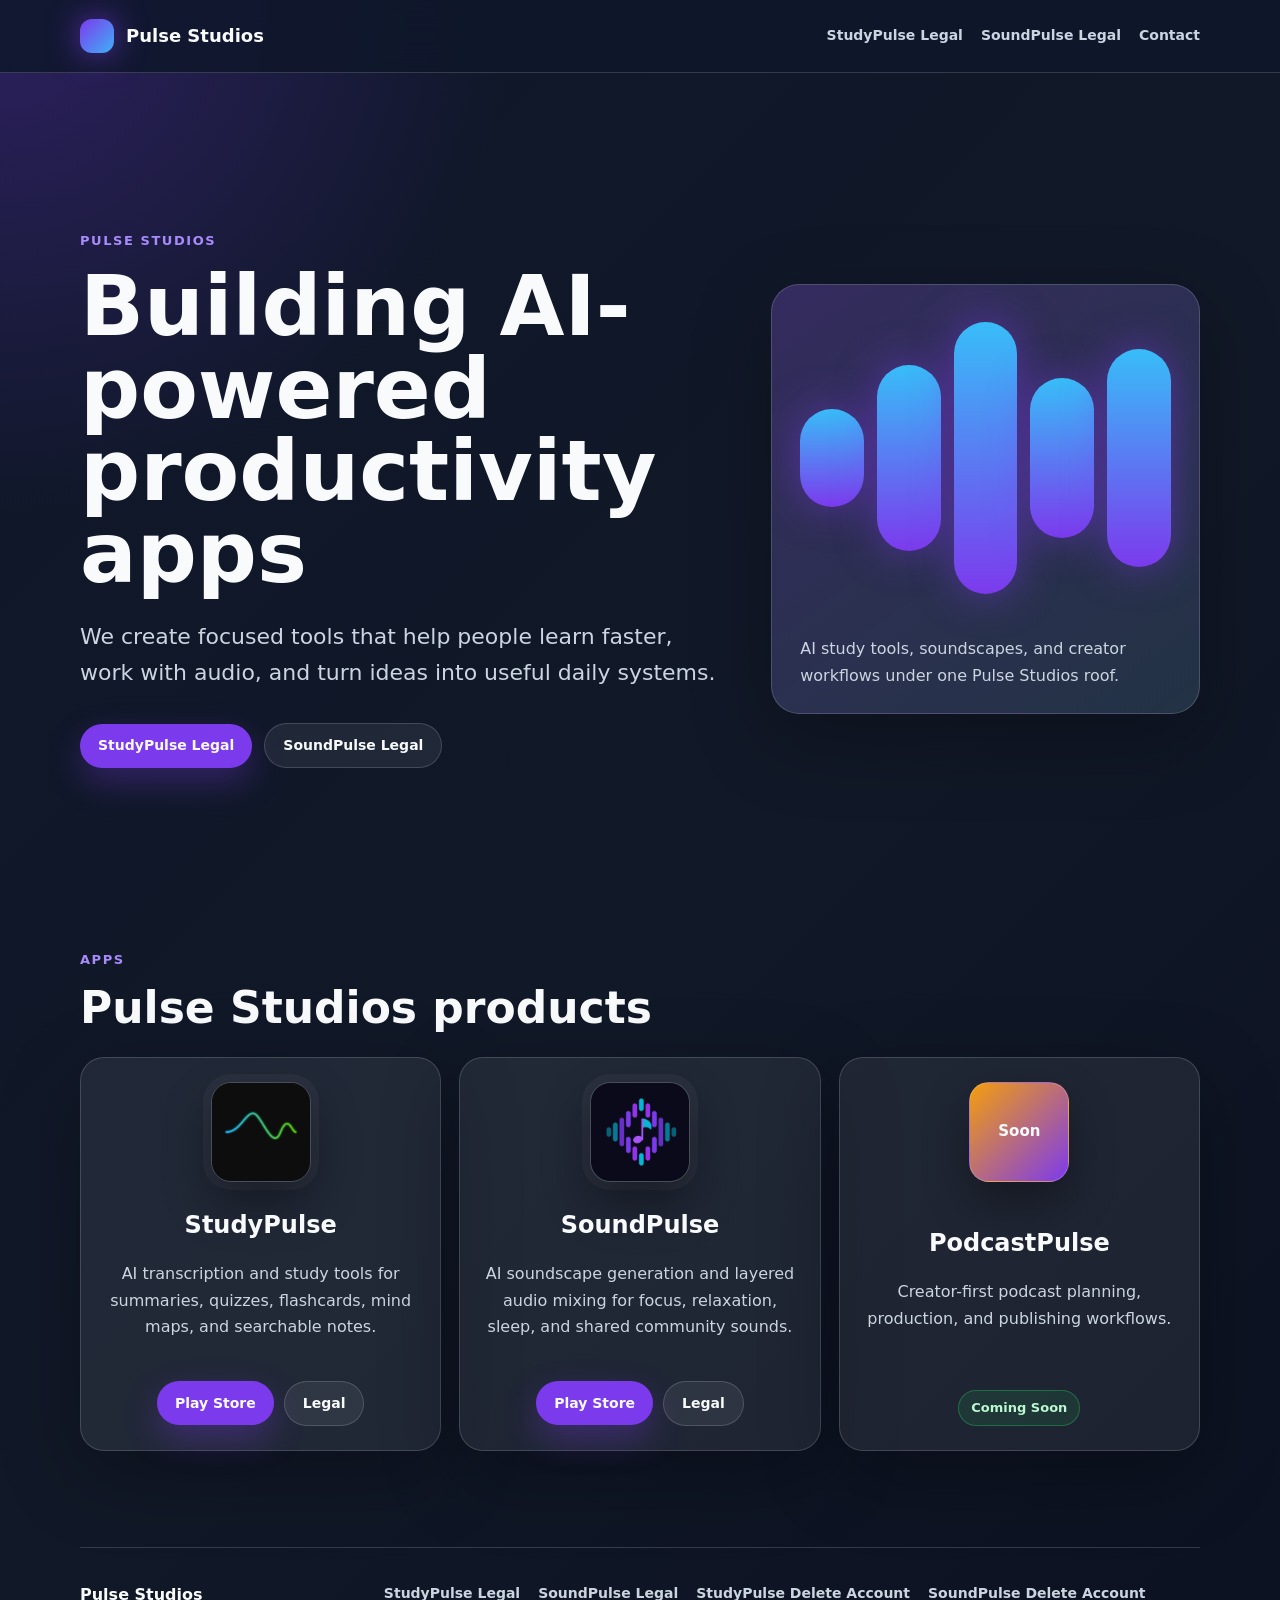
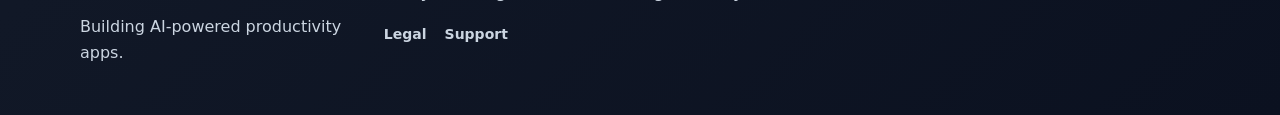
<file: index.html>
<!DOCTYPE html>
<html lang="en">
<head>
  <meta charset="UTF-8">
  <meta name="viewport" content="width=device-width, initial-scale=1.0">
  <title>Pulse Studios</title>
  <meta name="description" content="Pulse Studios builds AI-powered productivity apps including StudyPulse and SoundPulse.">
  <link rel="stylesheet" href="styles.css">
</head>
<body>
  <header class="site-header">
    <nav class="site-nav" aria-label="Main navigation">
      <a class="brand" href="index.html" aria-label="Pulse Studios home">
        <span class="brand-mark" aria-hidden="true"></span>
        <span>Pulse Studios</span>
      </a>
      <div class="nav-links">
        <a href="studypulse-legal.html">StudyPulse Legal</a>
        <a href="soundpulse-legal.html">SoundPulse Legal</a>
        <a href="mailto:support@pulsestudios.app">Contact</a>
      </div>
    </nav>
  </header>

  <main>
    <section class="hero landing-hero">
      <div class="hero-content">
        <p class="eyebrow">Pulse Studios</p>
        <h1>Building AI-powered productivity apps</h1>
        <p class="hero-copy">
          We create focused tools that help people learn faster, work with audio, and turn ideas into useful daily systems.
        </p>
        <div class="hero-actions">
          <a class="button primary" href="studypulse-legal.html">StudyPulse Legal</a>
          <a class="button secondary" href="soundpulse-legal.html">SoundPulse Legal</a>
        </div>
      </div>
      <div class="hero-panel" aria-label="Pulse Studios app suite">
        <div class="pulse-lines" aria-hidden="true">
          <span></span>
          <span></span>
          <span></span>
          <span></span>
          <span></span>
        </div>
        <p>AI study tools, soundscapes, and creator workflows under one Pulse Studios roof.</p>
      </div>
    </section>

    <section class="section">
      <div class="section-heading">
        <p class="eyebrow">Apps</p>
        <h2>Pulse Studios products</h2>
      </div>

      <div class="app-grid">
        <article class="app-card">
          <img class="app-logo" src="images/studypulse-logo.png" alt="StudyPulse" width="100" height="100" loading="lazy">
          <div>
            <h3>StudyPulse</h3>
            <p>AI transcription and study tools for summaries, quizzes, flashcards, mind maps, and searchable notes.</p>
          </div>
          <div class="card-actions">
            <a class="button primary" href="https://play.google.com/store/apps/details?id=com.studypulseapp.android">Play Store</a>
            <a class="button ghost" href="studypulse-legal.html">Legal</a>
          </div>
        </article>

        <article class="app-card">
          <img class="app-logo" src="images/soundpulse-logo.png" alt="SoundPulse" width="100" height="100" loading="lazy">
          <div>
            <h3>SoundPulse</h3>
            <p>AI soundscape generation and layered audio mixing for focus, relaxation, sleep, and shared community sounds.</p>
          </div>
          <div class="card-actions">
            <a class="button primary" href="https://play.google.com/store/apps/details?id=com.soundpulseapp.android">Play Store</a>
            <a class="button ghost" href="soundpulse-legal.html">Legal</a>
          </div>
        </article>

        <article class="app-card coming-soon">
          <div class="app-icon podcast">Soon</div>
          <div>
            <h3>PodcastPulse</h3>
            <p>Creator-first podcast planning, production, and publishing workflows.</p>
          </div>
          <div class="card-actions">
            <span class="status-pill">Coming Soon</span>
          </div>
        </article>
      </div>
    </section>
  </main>

  <footer class="footer">
    <div>
      <strong>Pulse Studios</strong>
      <p>Building AI-powered productivity apps.</p>
    </div>
    <div class="footer-links">
      <a href="studypulse-legal.html">StudyPulse Legal</a>
      <a href="soundpulse-legal.html">SoundPulse Legal</a>
      <a href="studypulse/delete-account/">StudyPulse Delete Account</a>
      <a href="soundpulse/delete-account/">SoundPulse Delete Account</a>
      <a href="mailto:legal@pulsestudios.app">Legal</a>
      <a href="mailto:support@pulsestudios.app">Support</a>
    </div>
  </footer>
</body>
</html>
</file>
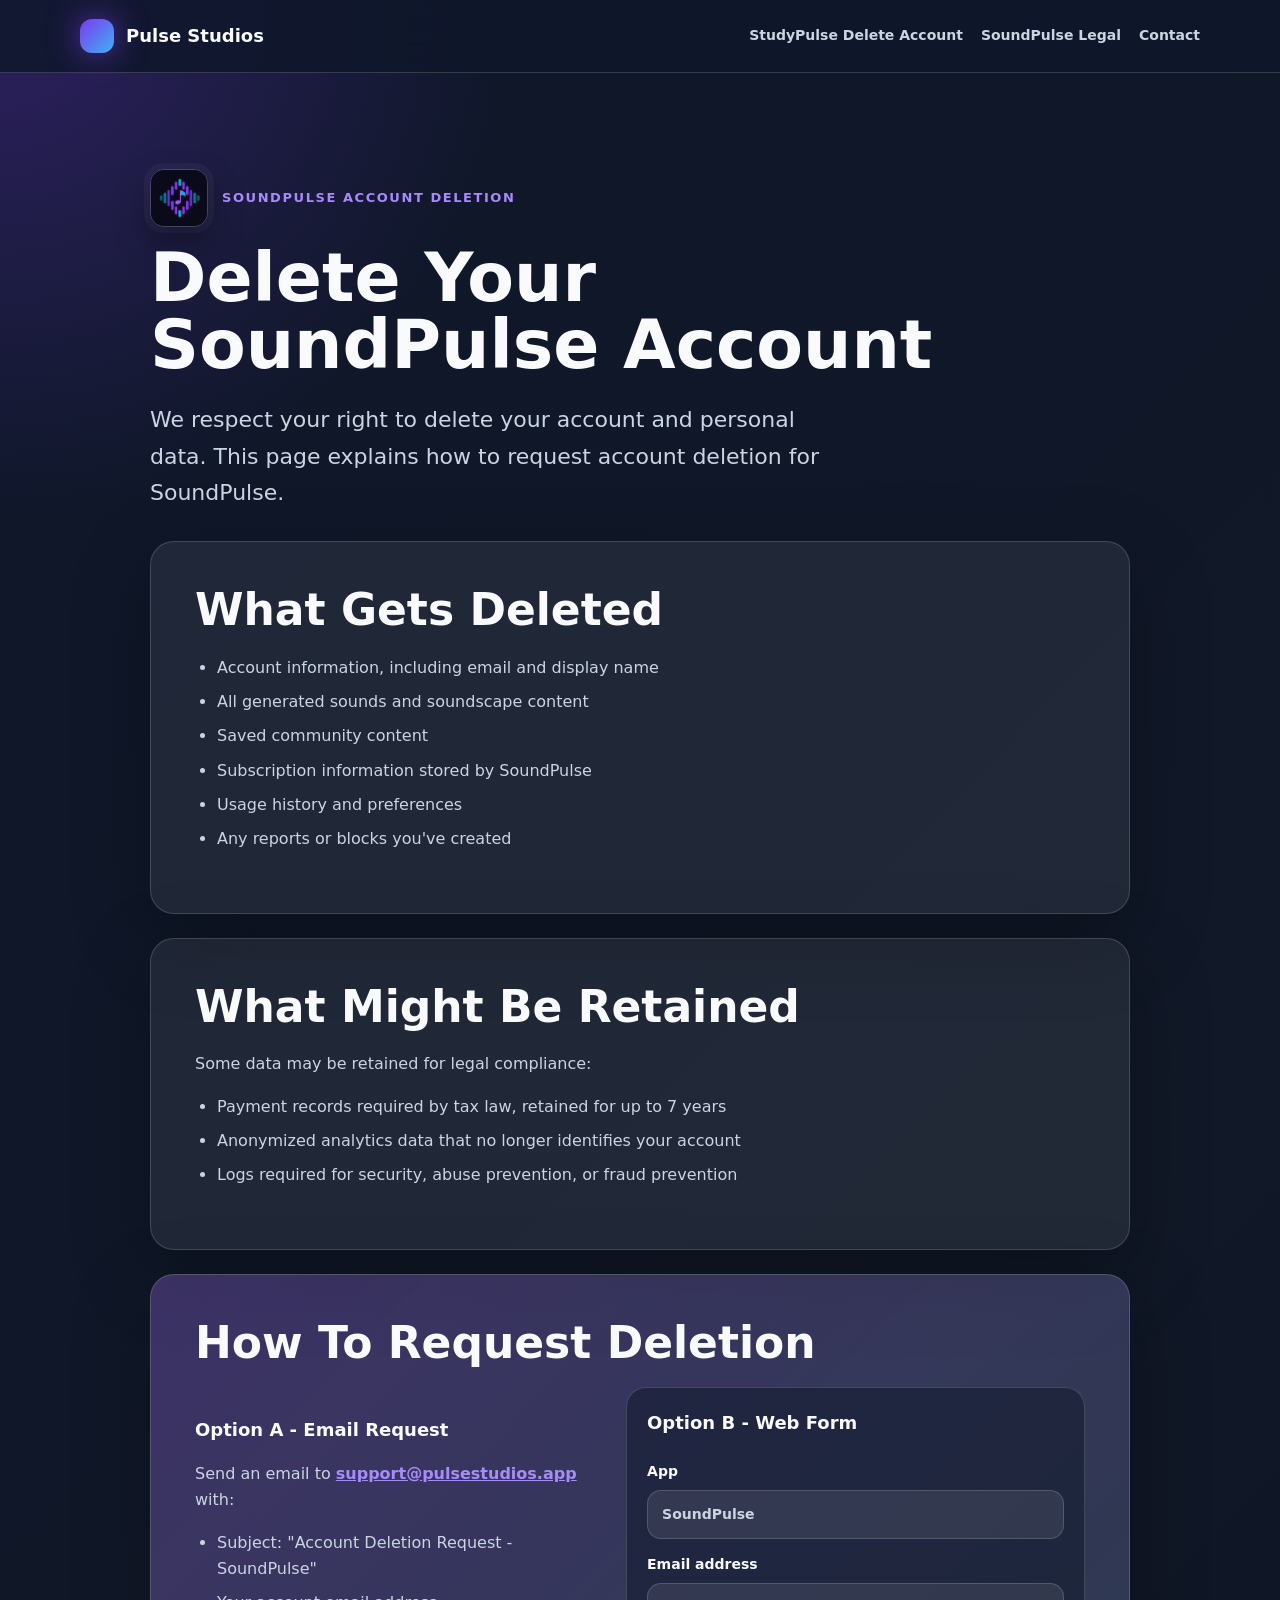
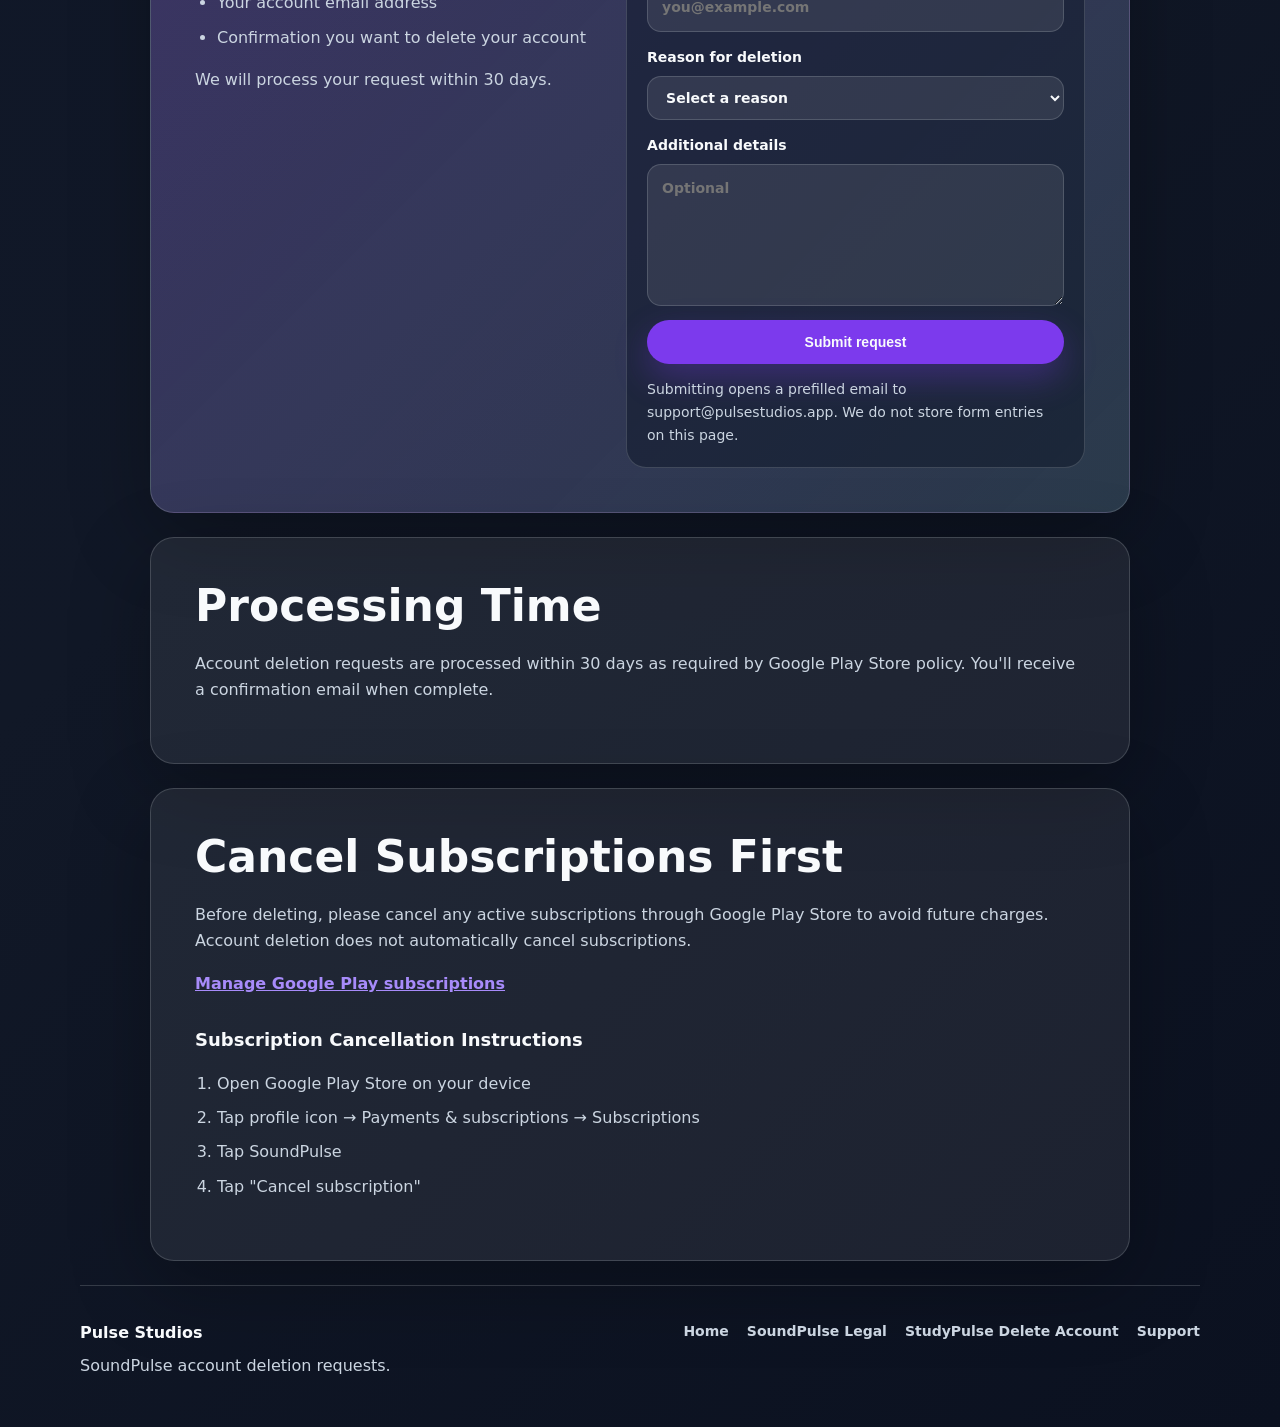
<file: soundpulse/delete-account/index.html>
<!DOCTYPE html>
<html lang="en">
<head>
  <meta charset="UTF-8">
  <meta name="viewport" content="width=device-width, initial-scale=1.0">
  <title>Delete Account - SoundPulse | Pulse Studios</title>
  <meta name="description" content="Request account and data deletion for SoundPulse">
  <link rel="stylesheet" href="../../styles.css">
</head>
<body>
  <header class="site-header">
    <nav class="site-nav" aria-label="Main navigation">
      <a class="brand" href="../../index.html" aria-label="Pulse Studios home">
        <span class="brand-mark" aria-hidden="true"></span>
        <span>Pulse Studios</span>
      </a>
      <div class="nav-links">
        <a href="../../studypulse/delete-account/">StudyPulse Delete Account</a>
        <a href="../../soundpulse-legal.html">SoundPulse Legal</a>
        <a href="mailto:support@pulsestudios.app">Contact</a>
      </div>
    </nav>
  </header>

  <main class="legal-main deletion-main">
    <section class="hero legal-hero">
      <div class="legal-app-heading">
        <img class="legal-app-logo" src="../../images/soundpulse-logo.png" alt="SoundPulse logo" width="58" height="58">
        <p class="eyebrow">SoundPulse account deletion</p>
      </div>
      <h1>Delete Your SoundPulse Account</h1>
      <p class="hero-copy">
        We respect your right to delete your account and personal data. This page explains how to request account
        deletion for SoundPulse.
      </p>
    </section>

    <section class="legal-section">
      <h2>What Gets Deleted</h2>
      <ul>
        <li>Account information, including email and display name</li>
        <li>All generated sounds and soundscape content</li>
        <li>Saved community content</li>
        <li>Subscription information stored by SoundPulse</li>
        <li>Usage history and preferences</li>
        <li>Any reports or blocks you've created</li>
      </ul>
    </section>

    <section class="legal-section">
      <h2>What Might Be Retained</h2>
      <p>Some data may be retained for legal compliance:</p>
      <ul>
        <li>Payment records required by tax law, retained for up to 7 years</li>
        <li>Anonymized analytics data that no longer identifies your account</li>
        <li>Logs required for security, abuse prevention, or fraud prevention</li>
      </ul>
    </section>

    <section class="legal-section contact-section">
      <h2>How To Request Deletion</h2>
      <div class="request-grid">
        <div>
          <h3>Option A - Email Request</h3>
          <p>Send an email to <a href="mailto:support@pulsestudios.app">support@pulsestudios.app</a> with:</p>
          <ul>
            <li>Subject: "Account Deletion Request - SoundPulse"</li>
            <li>Your account email address</li>
            <li>Confirmation you want to delete your account</li>
          </ul>
          <p>We will process your request within 30 days.</p>
        </div>

        <form class="request-form" id="deletion-request-form" data-app-name="SoundPulse" data-subject="Account Deletion Request - SoundPulse">
          <h3>Option B - Web Form</h3>
          <label>
            App
            <input type="text" name="app" value="SoundPulse" readonly>
          </label>
          <label>
            Email address
            <input type="email" name="email" autocomplete="email" required placeholder="you@example.com">
          </label>
          <label>
            Reason for deletion
            <select name="reason">
              <option value="">Select a reason</option>
              <option>Not using the app anymore</option>
              <option>Privacy concerns</option>
              <option>Switching to another service</option>
              <option>Other</option>
            </select>
          </label>
          <label>
            Additional details
            <textarea name="details" rows="5" placeholder="Optional"></textarea>
          </label>
          <button class="button primary" type="submit">Submit request</button>
          <p class="form-note">
            Submitting opens a prefilled email to support@pulsestudios.app. We do not store form entries on this page.
          </p>
          <p class="form-confirmation" id="form-confirmation" role="status" aria-live="polite" hidden>
            Request received. We'll process within 30 days and send confirmation to your email.
          </p>
        </form>
      </div>
    </section>

    <section class="legal-section">
      <h2>Processing Time</h2>
      <p>
        Account deletion requests are processed within 30 days as required by Google Play Store policy. You'll receive
        a confirmation email when complete.
      </p>
    </section>

    <section class="legal-section">
      <h2>Cancel Subscriptions First</h2>
      <p>
        Before deleting, please cancel any active subscriptions through Google Play Store to avoid future charges.
        Account deletion does not automatically cancel subscriptions.
      </p>
      <p>
        <a href="https://play.google.com/store/account/subscriptions" rel="noopener">Manage Google Play subscriptions</a>
      </p>

      <h3>Subscription Cancellation Instructions</h3>
      <ol>
        <li>Open Google Play Store on your device</li>
        <li>Tap profile icon &rarr; Payments &amp; subscriptions &rarr; Subscriptions</li>
        <li>Tap SoundPulse</li>
        <li>Tap "Cancel subscription"</li>
      </ol>
    </section>
  </main>

  <footer class="footer">
    <div>
      <strong>Pulse Studios</strong>
      <p>SoundPulse account deletion requests.</p>
    </div>
    <div class="footer-links">
      <a href="../../index.html">Home</a>
      <a href="../../soundpulse-legal.html">SoundPulse Legal</a>
      <a href="../../studypulse/delete-account/">StudyPulse Delete Account</a>
      <a href="mailto:support@pulsestudios.app">Support</a>
    </div>
  </footer>

  <script>
    (function () {
      var form = document.getElementById("deletion-request-form");
      var confirmation = document.getElementById("form-confirmation");
      if (!form || !confirmation) return;

      form.addEventListener("submit", function (event) {
        event.preventDefault();
        var data = new FormData(form);
        var appName = form.getAttribute("data-app-name") || "SoundPulse";
        var subject = form.getAttribute("data-subject") || "Account Deletion Request - SoundPulse";
        var email = String(data.get("email") || "").trim();
        var reason = String(data.get("reason") || "Not provided").trim() || "Not provided";
        var details = String(data.get("details") || "Not provided").trim() || "Not provided";
        var body = [
          "App: " + appName,
          "Account email: " + email,
          "Reason: " + reason,
          "Additional details: " + details,
          "",
          "I confirm that I want to delete my " + appName + " account and associated personal data."
        ].join("\n");

        confirmation.hidden = false;
        window.location.href = "mailto:support@pulsestudios.app?subject=" + encodeURIComponent(subject) + "&body=" + encodeURIComponent(body);
      });
    })();
  </script>
</body>
</html>
</file>
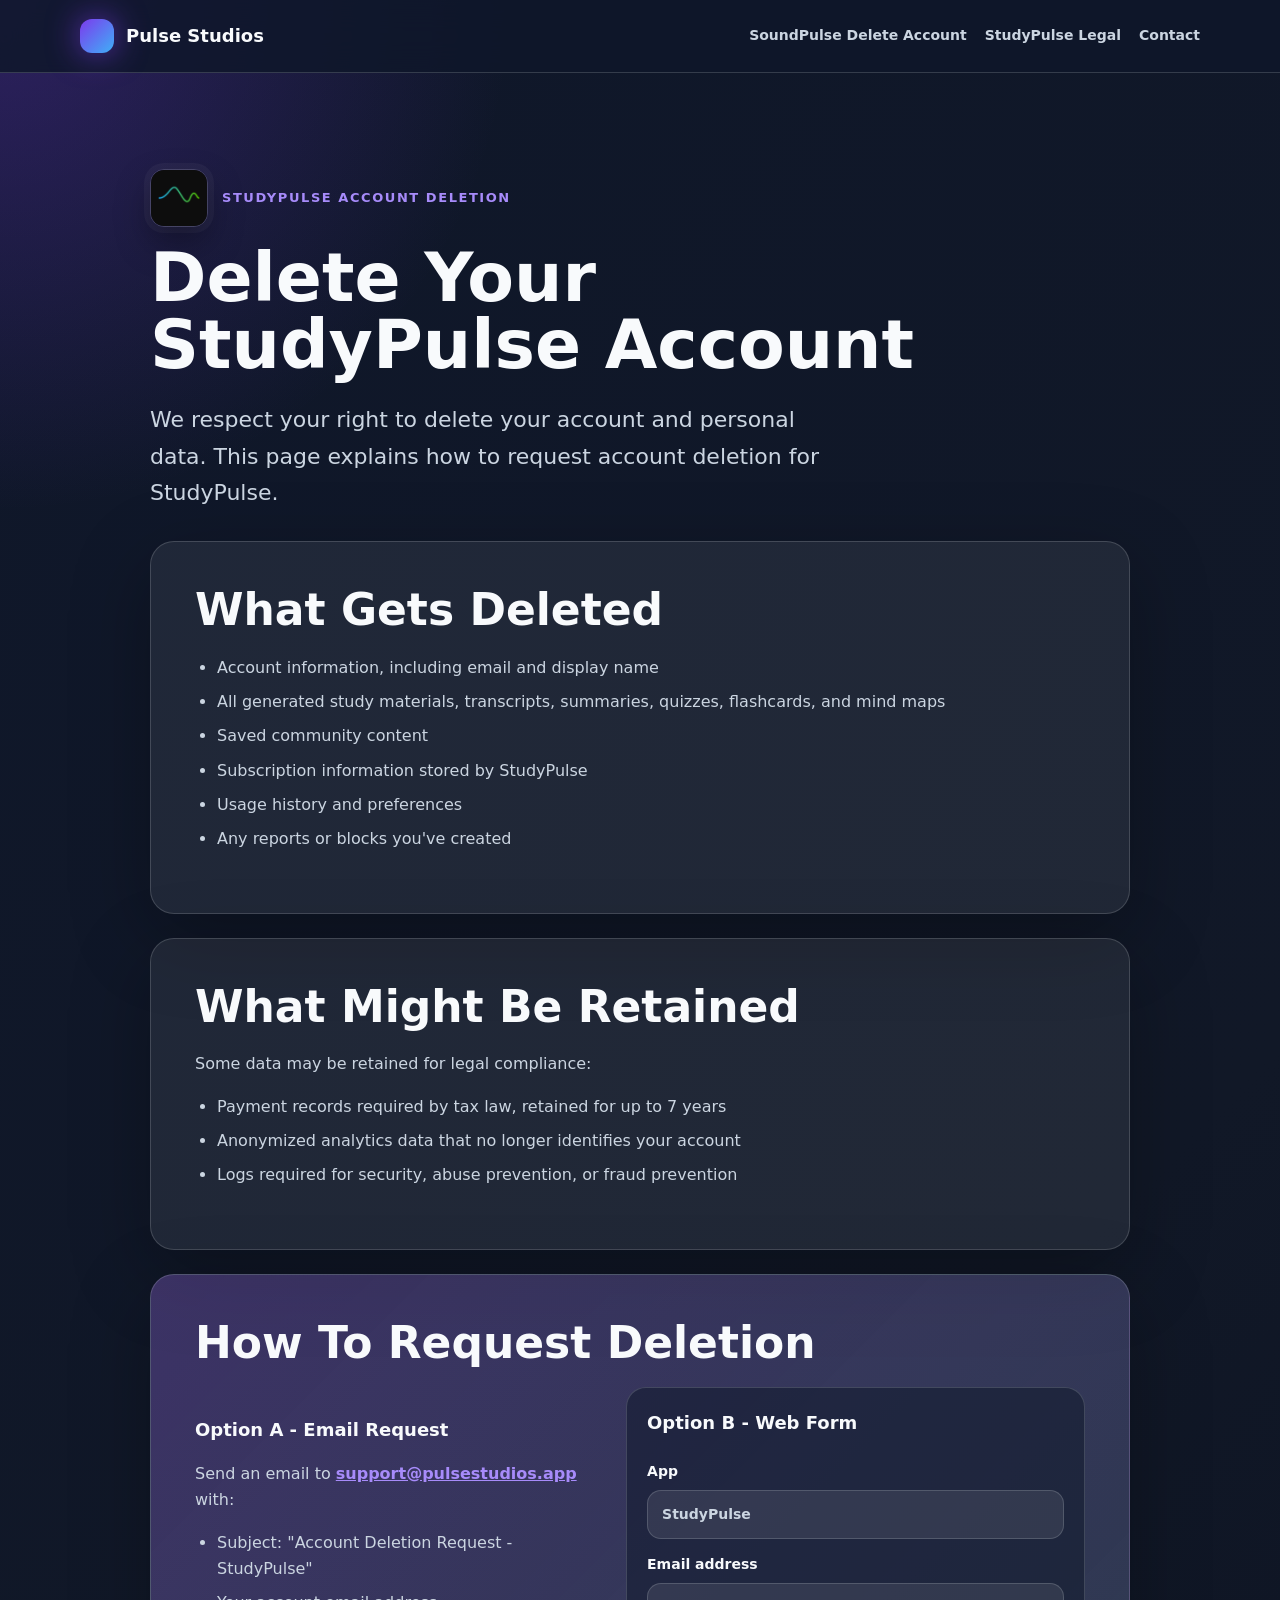
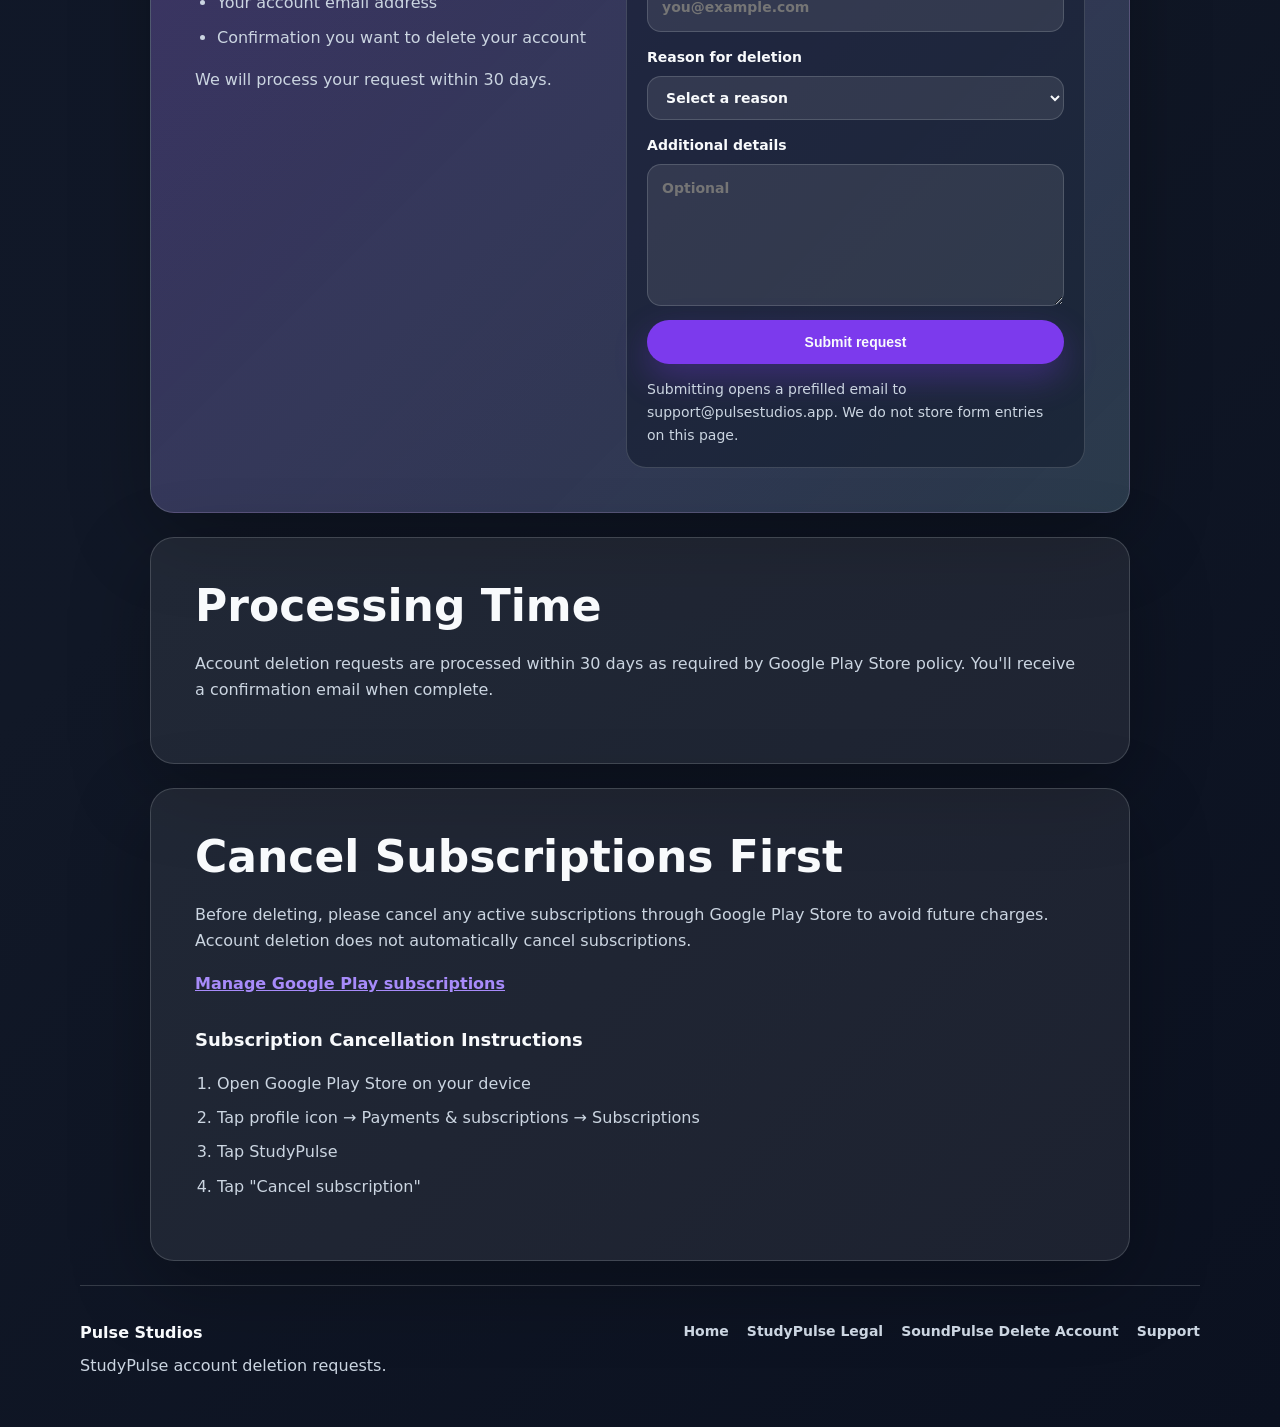
<file: studypulse/delete-account/index.html>
<!DOCTYPE html>
<html lang="en">
<head>
  <meta charset="UTF-8">
  <meta name="viewport" content="width=device-width, initial-scale=1.0">
  <title>Delete Account - StudyPulse | Pulse Studios</title>
  <meta name="description" content="Request account and data deletion for StudyPulse">
  <link rel="stylesheet" href="../../styles.css">
</head>
<body>
  <header class="site-header">
    <nav class="site-nav" aria-label="Main navigation">
      <a class="brand" href="../../index.html" aria-label="Pulse Studios home">
        <span class="brand-mark" aria-hidden="true"></span>
        <span>Pulse Studios</span>
      </a>
      <div class="nav-links">
        <a href="../../soundpulse/delete-account/">SoundPulse Delete Account</a>
        <a href="../../studypulse-legal.html">StudyPulse Legal</a>
        <a href="mailto:support@pulsestudios.app">Contact</a>
      </div>
    </nav>
  </header>

  <main class="legal-main deletion-main">
    <section class="hero legal-hero">
      <div class="legal-app-heading">
        <img class="legal-app-logo" src="../../images/studypulse-logo.png" alt="StudyPulse logo" width="58" height="58">
        <p class="eyebrow">StudyPulse account deletion</p>
      </div>
      <h1>Delete Your StudyPulse Account</h1>
      <p class="hero-copy">
        We respect your right to delete your account and personal data. This page explains how to request account
        deletion for StudyPulse.
      </p>
    </section>

    <section class="legal-section">
      <h2>What Gets Deleted</h2>
      <ul>
        <li>Account information, including email and display name</li>
        <li>All generated study materials, transcripts, summaries, quizzes, flashcards, and mind maps</li>
        <li>Saved community content</li>
        <li>Subscription information stored by StudyPulse</li>
        <li>Usage history and preferences</li>
        <li>Any reports or blocks you've created</li>
      </ul>
    </section>

    <section class="legal-section">
      <h2>What Might Be Retained</h2>
      <p>Some data may be retained for legal compliance:</p>
      <ul>
        <li>Payment records required by tax law, retained for up to 7 years</li>
        <li>Anonymized analytics data that no longer identifies your account</li>
        <li>Logs required for security, abuse prevention, or fraud prevention</li>
      </ul>
    </section>

    <section class="legal-section contact-section">
      <h2>How To Request Deletion</h2>
      <div class="request-grid">
        <div>
          <h3>Option A - Email Request</h3>
          <p>Send an email to <a href="mailto:support@pulsestudios.app">support@pulsestudios.app</a> with:</p>
          <ul>
            <li>Subject: "Account Deletion Request - StudyPulse"</li>
            <li>Your account email address</li>
            <li>Confirmation you want to delete your account</li>
          </ul>
          <p>We will process your request within 30 days.</p>
        </div>

        <form class="request-form" id="deletion-request-form" data-app-name="StudyPulse" data-subject="Account Deletion Request - StudyPulse">
          <h3>Option B - Web Form</h3>
          <label>
            App
            <input type="text" name="app" value="StudyPulse" readonly>
          </label>
          <label>
            Email address
            <input type="email" name="email" autocomplete="email" required placeholder="you@example.com">
          </label>
          <label>
            Reason for deletion
            <select name="reason">
              <option value="">Select a reason</option>
              <option>Not using the app anymore</option>
              <option>Privacy concerns</option>
              <option>Switching to another service</option>
              <option>Other</option>
            </select>
          </label>
          <label>
            Additional details
            <textarea name="details" rows="5" placeholder="Optional"></textarea>
          </label>
          <button class="button primary" type="submit">Submit request</button>
          <p class="form-note">
            Submitting opens a prefilled email to support@pulsestudios.app. We do not store form entries on this page.
          </p>
          <p class="form-confirmation" id="form-confirmation" role="status" aria-live="polite" hidden>
            Request received. We'll process within 30 days and send confirmation to your email.
          </p>
        </form>
      </div>
    </section>

    <section class="legal-section">
      <h2>Processing Time</h2>
      <p>
        Account deletion requests are processed within 30 days as required by Google Play Store policy. You'll receive
        a confirmation email when complete.
      </p>
    </section>

    <section class="legal-section">
      <h2>Cancel Subscriptions First</h2>
      <p>
        Before deleting, please cancel any active subscriptions through Google Play Store to avoid future charges.
        Account deletion does not automatically cancel subscriptions.
      </p>
      <p>
        <a href="https://play.google.com/store/account/subscriptions" rel="noopener">Manage Google Play subscriptions</a>
      </p>

      <h3>Subscription Cancellation Instructions</h3>
      <ol>
        <li>Open Google Play Store on your device</li>
        <li>Tap profile icon &rarr; Payments &amp; subscriptions &rarr; Subscriptions</li>
        <li>Tap StudyPulse</li>
        <li>Tap "Cancel subscription"</li>
      </ol>
    </section>
  </main>

  <footer class="footer">
    <div>
      <strong>Pulse Studios</strong>
      <p>StudyPulse account deletion requests.</p>
    </div>
    <div class="footer-links">
      <a href="../../index.html">Home</a>
      <a href="../../studypulse-legal.html">StudyPulse Legal</a>
      <a href="../../soundpulse/delete-account/">SoundPulse Delete Account</a>
      <a href="mailto:support@pulsestudios.app">Support</a>
    </div>
  </footer>

  <script>
    (function () {
      var form = document.getElementById("deletion-request-form");
      var confirmation = document.getElementById("form-confirmation");
      if (!form || !confirmation) return;

      form.addEventListener("submit", function (event) {
        event.preventDefault();
        var data = new FormData(form);
        var appName = form.getAttribute("data-app-name") || "StudyPulse";
        var subject = form.getAttribute("data-subject") || "Account Deletion Request - StudyPulse";
        var email = String(data.get("email") || "").trim();
        var reason = String(data.get("reason") || "Not provided").trim() || "Not provided";
        var details = String(data.get("details") || "Not provided").trim() || "Not provided";
        var body = [
          "App: " + appName,
          "Account email: " + email,
          "Reason: " + reason,
          "Additional details: " + details,
          "",
          "I confirm that I want to delete my " + appName + " account and associated personal data."
        ].join("\n");

        confirmation.hidden = false;
        window.location.href = "mailto:support@pulsestudios.app?subject=" + encodeURIComponent(subject) + "&body=" + encodeURIComponent(body);
      });
    })();
  </script>
</body>
</html>
</file>
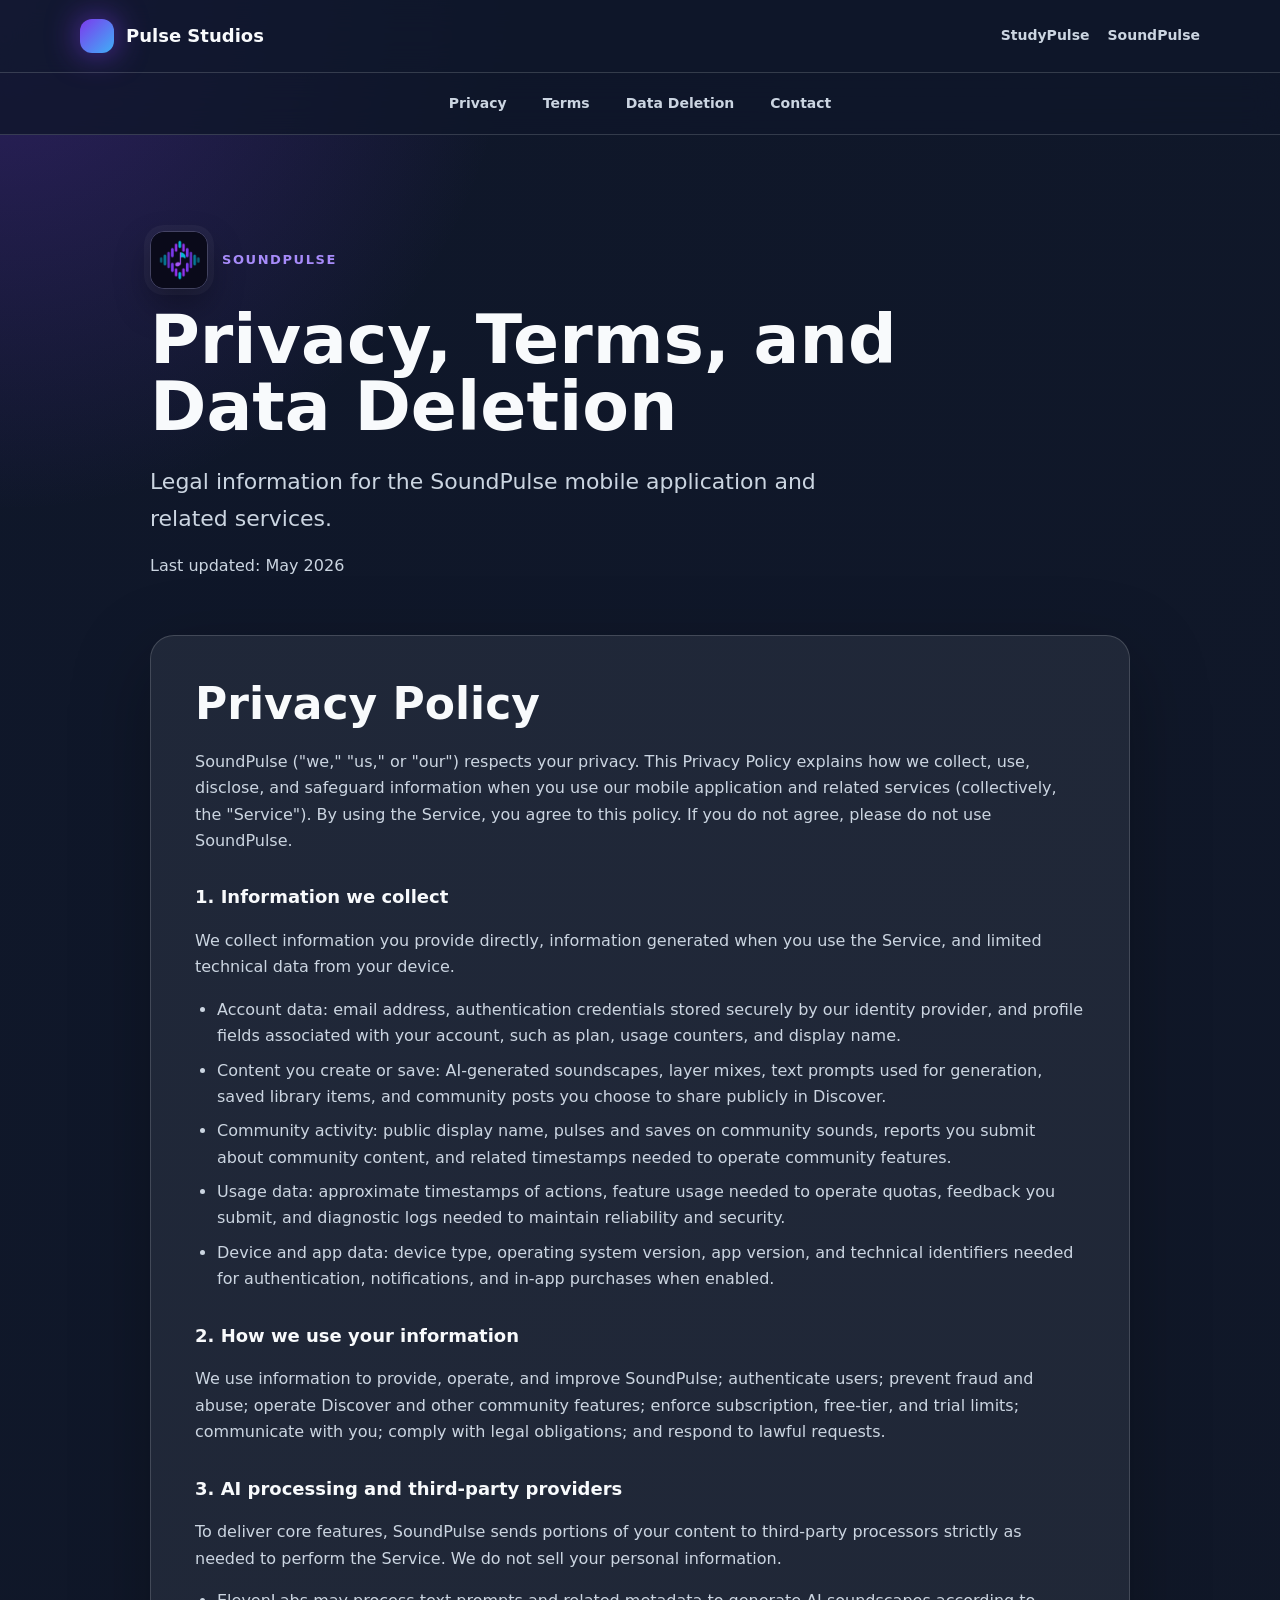
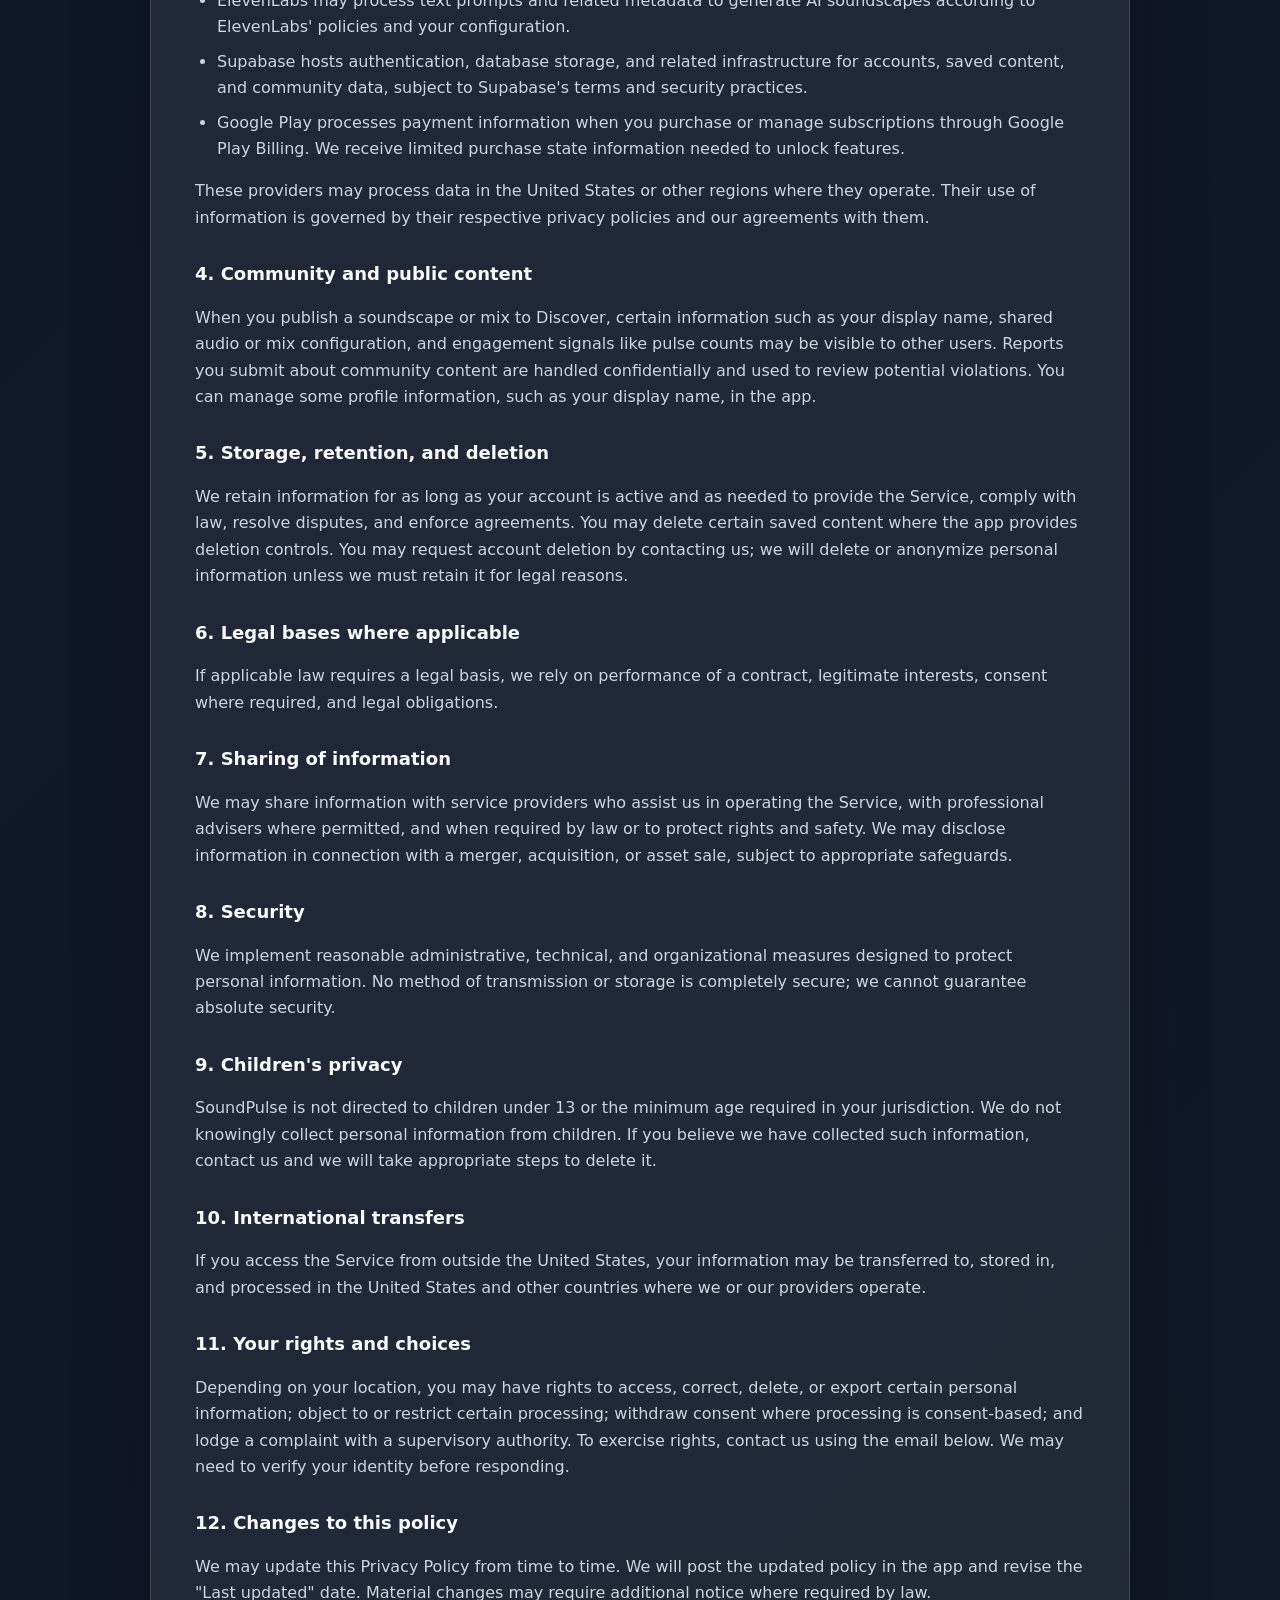
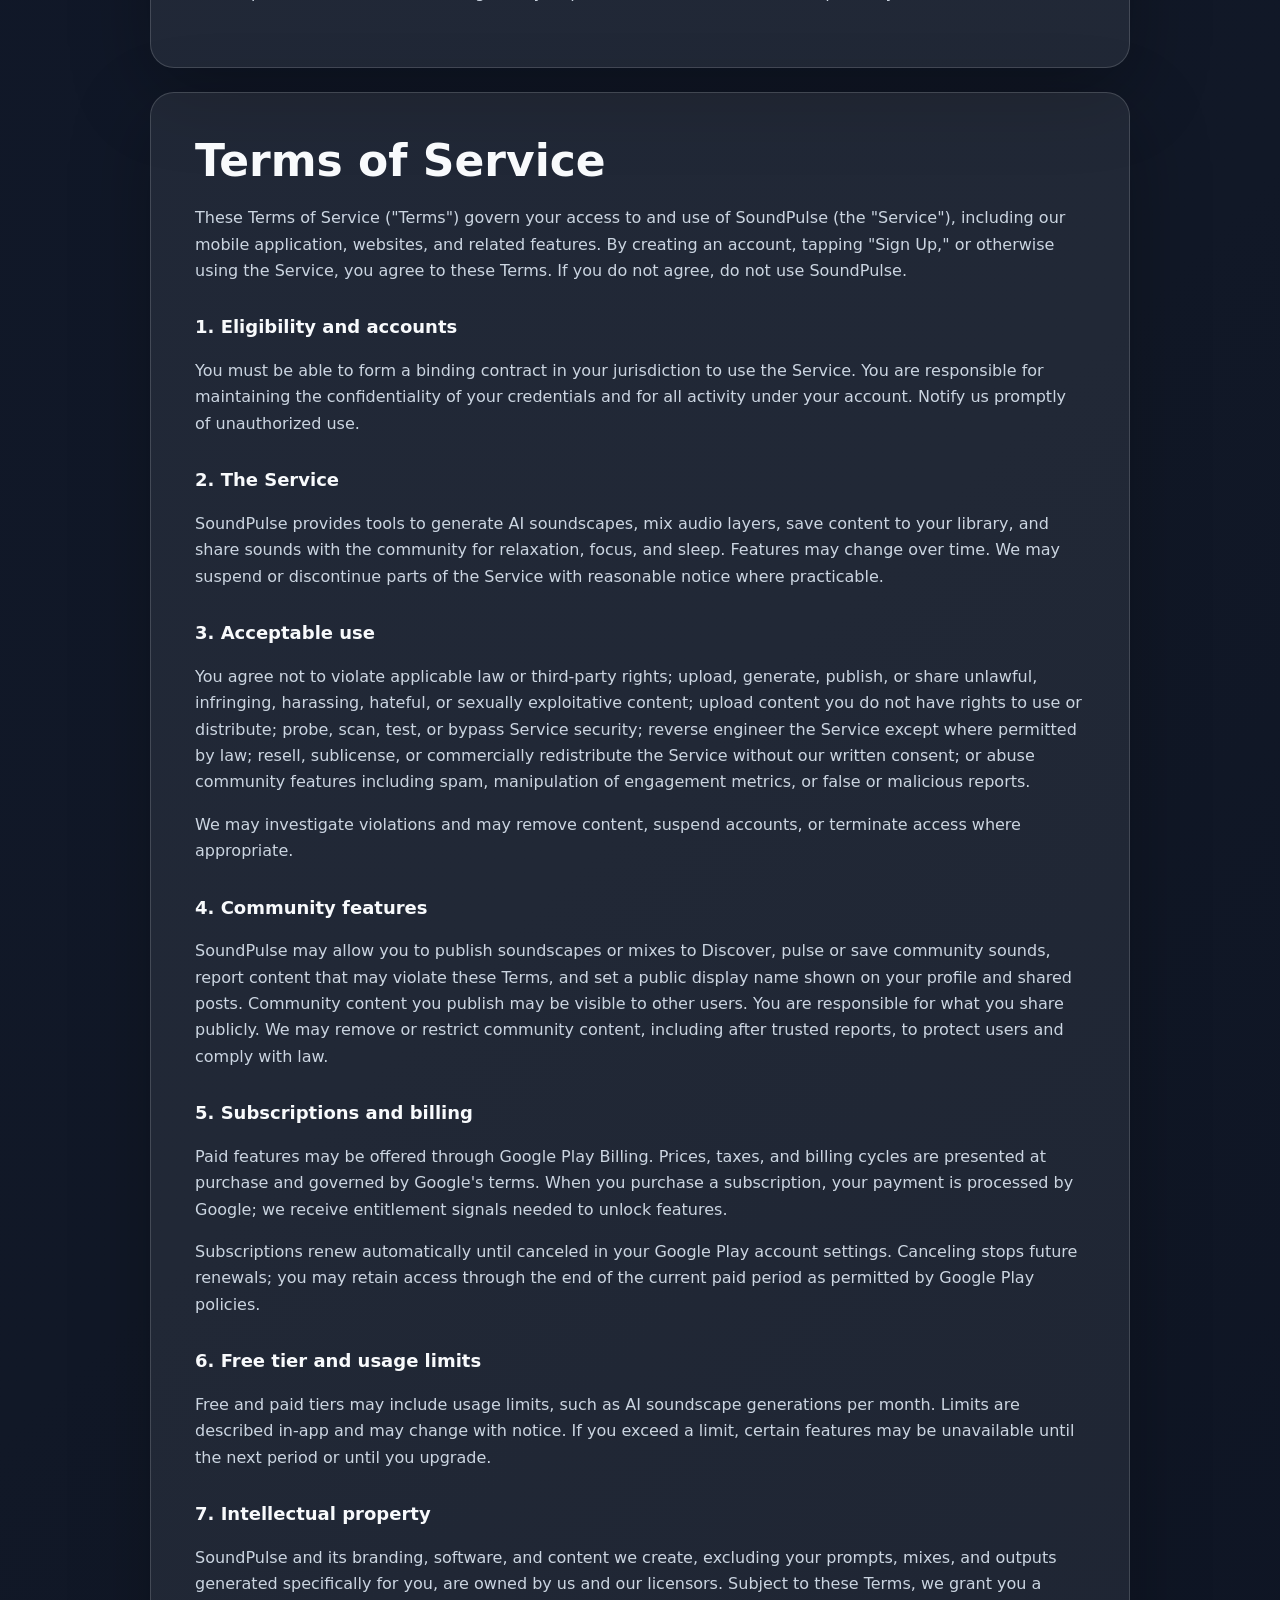
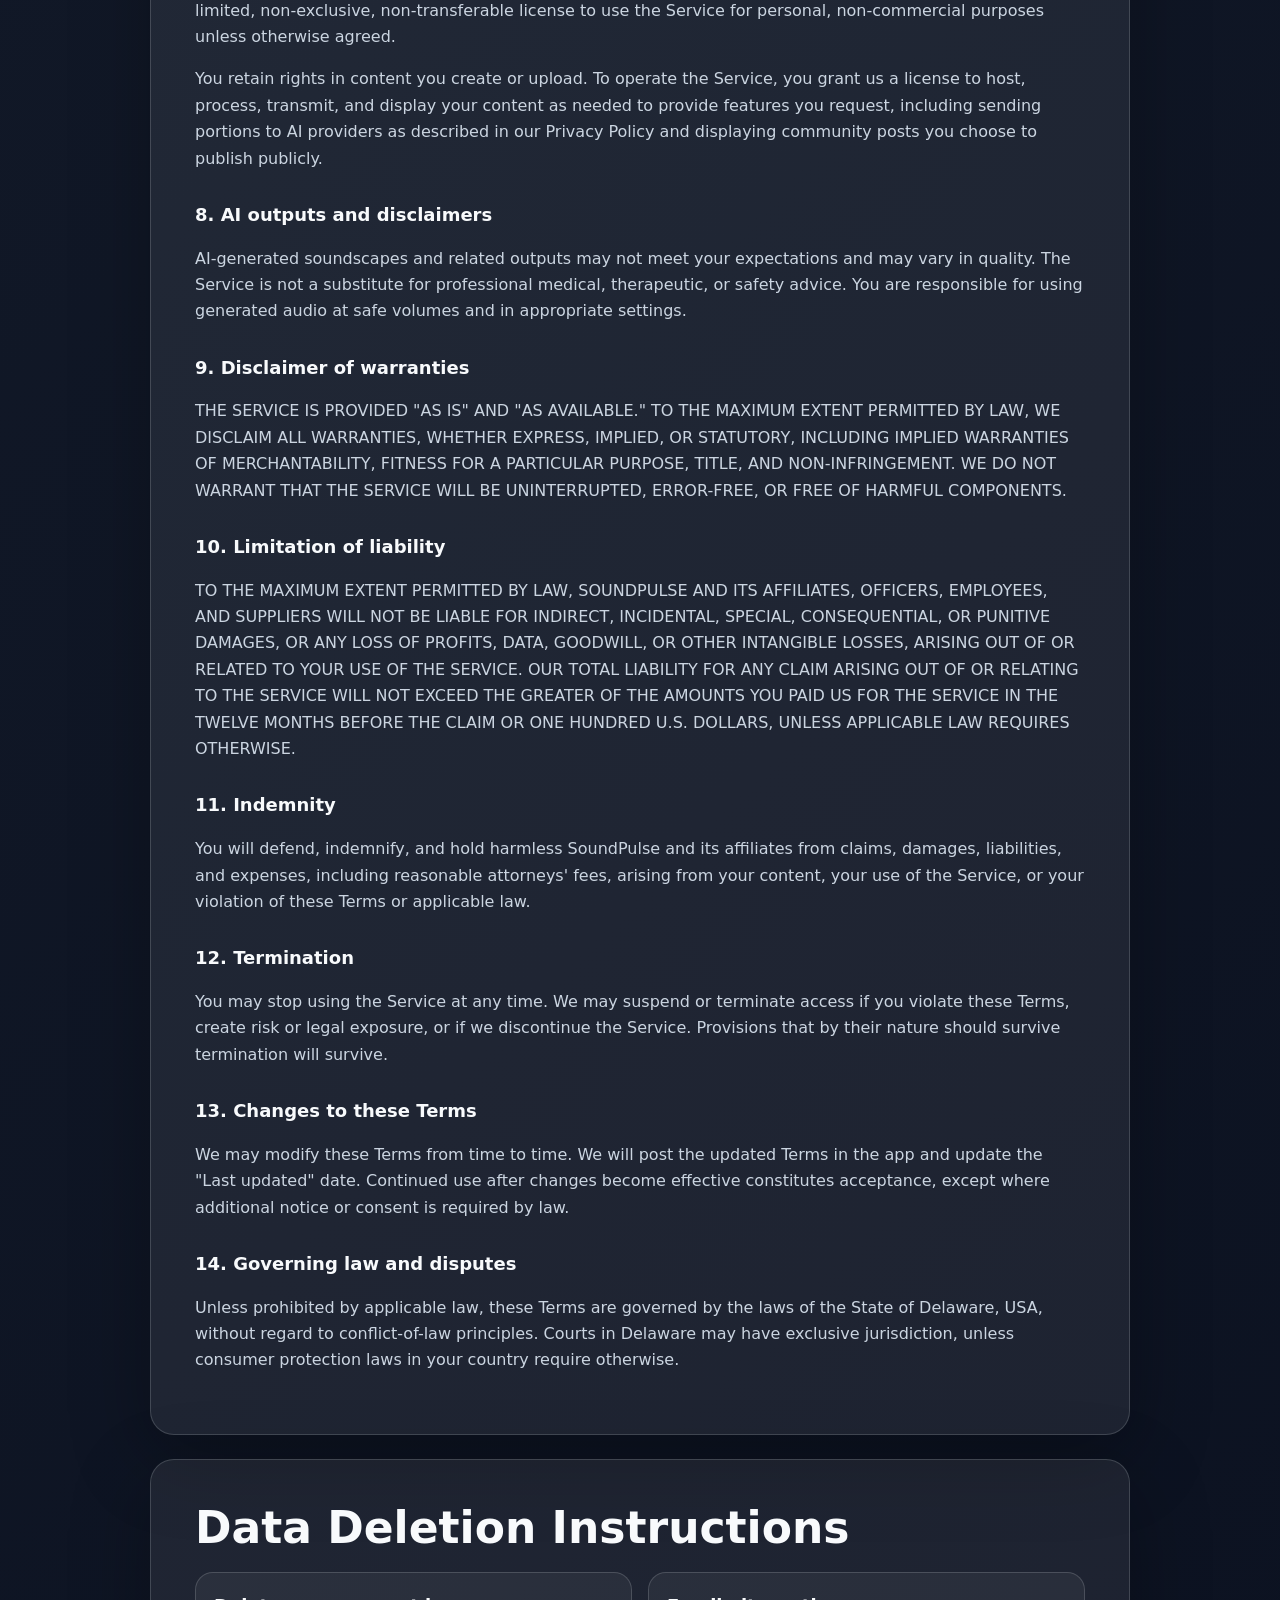
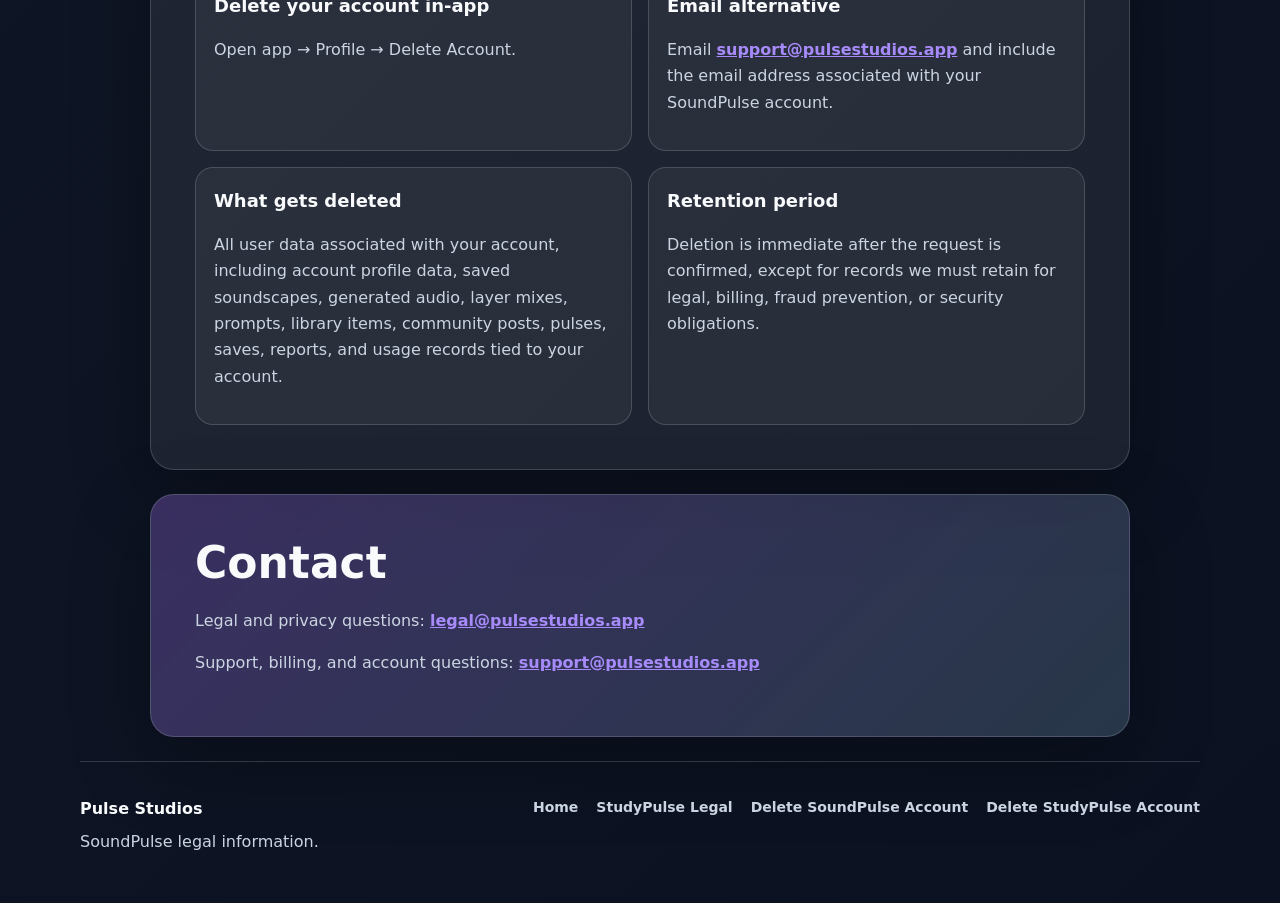
<file: soundpulse-legal.html>
<!DOCTYPE html>
<html lang="en">
<head>
  <meta charset="UTF-8">
  <meta name="viewport" content="width=device-width, initial-scale=1.0">
  <title>SoundPulse Legal | Pulse Studios</title>
  <meta name="description" content="SoundPulse privacy policy, terms of service, data deletion instructions, and contact information.">
  <link rel="stylesheet" href="styles.css">
</head>
<body>
  <header class="site-header">
    <nav class="site-nav" aria-label="Main navigation">
      <a class="brand" href="index.html" aria-label="Pulse Studios home">
        <span class="brand-mark" aria-hidden="true"></span>
        <span>Pulse Studios</span>
      </a>
      <div class="nav-links">
        <a href="studypulse-legal.html">StudyPulse</a>
        <a href="soundpulse-legal.html">SoundPulse</a>
      </div>
    </nav>
  </header>

  <nav class="section-nav" aria-label="SoundPulse legal sections">
    <a href="#privacy">Privacy</a>
    <a href="#terms">Terms</a>
    <a href="#data-deletion">Data Deletion</a>
    <a href="#contact">Contact</a>
  </nav>

  <main class="legal-main">
    <section class="hero legal-hero">
      <div class="legal-app-heading">
        <img class="legal-app-logo" src="images/soundpulse-logo.png" alt="SoundPulse logo" width="58" height="58">
        <p class="eyebrow">SoundPulse</p>
      </div>
      <h1>Privacy, Terms, and Data Deletion</h1>
      <p class="hero-copy">Legal information for the SoundPulse mobile application and related services.</p>
      <p class="muted">Last updated: May 2026</p>
    </section>

    <section class="legal-section" id="privacy">
      <h2>Privacy Policy</h2>
      <p>
        SoundPulse ("we," "us," or "our") respects your privacy. This Privacy Policy explains how we collect, use,
        disclose, and safeguard information when you use our mobile application and related services (collectively, the
        "Service"). By using the Service, you agree to this policy. If you do not agree, please do not use SoundPulse.
      </p>

      <h3>1. Information we collect</h3>
      <p>We collect information you provide directly, information generated when you use the Service, and limited technical data from your device.</p>
      <ul>
        <li>Account data: email address, authentication credentials stored securely by our identity provider, and profile fields associated with your account, such as plan, usage counters, and display name.</li>
        <li>Content you create or save: AI-generated soundscapes, layer mixes, text prompts used for generation, saved library items, and community posts you choose to share publicly in Discover.</li>
        <li>Community activity: public display name, pulses and saves on community sounds, reports you submit about community content, and related timestamps needed to operate community features.</li>
        <li>Usage data: approximate timestamps of actions, feature usage needed to operate quotas, feedback you submit, and diagnostic logs needed to maintain reliability and security.</li>
        <li>Device and app data: device type, operating system version, app version, and technical identifiers needed for authentication, notifications, and in-app purchases when enabled.</li>
      </ul>

      <h3>2. How we use your information</h3>
      <p>We use information to provide, operate, and improve SoundPulse; authenticate users; prevent fraud and abuse; operate Discover and other community features; enforce subscription, free-tier, and trial limits; communicate with you; comply with legal obligations; and respond to lawful requests.</p>

      <h3>3. AI processing and third-party providers</h3>
      <p>
        To deliver core features, SoundPulse sends portions of your content to third-party processors strictly as needed
        to perform the Service. We do not sell your personal information.
      </p>
      <ul>
        <li>ElevenLabs may process text prompts and related metadata to generate AI soundscapes according to ElevenLabs' policies and your configuration.</li>
        <li>Supabase hosts authentication, database storage, and related infrastructure for accounts, saved content, and community data, subject to Supabase's terms and security practices.</li>
        <li>Google Play processes payment information when you purchase or manage subscriptions through Google Play Billing. We receive limited purchase state information needed to unlock features.</li>
      </ul>
      <p>These providers may process data in the United States or other regions where they operate. Their use of information is governed by their respective privacy policies and our agreements with them.</p>

      <h3>4. Community and public content</h3>
      <p>When you publish a soundscape or mix to Discover, certain information such as your display name, shared audio or mix configuration, and engagement signals like pulse counts may be visible to other users. Reports you submit about community content are handled confidentially and used to review potential violations. You can manage some profile information, such as your display name, in the app.</p>

      <h3>5. Storage, retention, and deletion</h3>
      <p>
        We retain information for as long as your account is active and as needed to provide the Service, comply with
        law, resolve disputes, and enforce agreements. You may delete certain saved content where the app provides
        deletion controls. You may request account deletion by contacting us; we will delete or anonymize personal
        information unless we must retain it for legal reasons.
      </p>

      <h3>6. Legal bases where applicable</h3>
      <p>If applicable law requires a legal basis, we rely on performance of a contract, legitimate interests, consent where required, and legal obligations.</p>

      <h3>7. Sharing of information</h3>
      <p>We may share information with service providers who assist us in operating the Service, with professional advisers where permitted, and when required by law or to protect rights and safety. We may disclose information in connection with a merger, acquisition, or asset sale, subject to appropriate safeguards.</p>

      <h3>8. Security</h3>
      <p>We implement reasonable administrative, technical, and organizational measures designed to protect personal information. No method of transmission or storage is completely secure; we cannot guarantee absolute security.</p>

      <h3>9. Children's privacy</h3>
      <p>SoundPulse is not directed to children under 13 or the minimum age required in your jurisdiction. We do not knowingly collect personal information from children. If you believe we have collected such information, contact us and we will take appropriate steps to delete it.</p>

      <h3>10. International transfers</h3>
      <p>If you access the Service from outside the United States, your information may be transferred to, stored in, and processed in the United States and other countries where we or our providers operate.</p>

      <h3>11. Your rights and choices</h3>
      <p>Depending on your location, you may have rights to access, correct, delete, or export certain personal information; object to or restrict certain processing; withdraw consent where processing is consent-based; and lodge a complaint with a supervisory authority. To exercise rights, contact us using the email below. We may need to verify your identity before responding.</p>

      <h3>12. Changes to this policy</h3>
      <p>We may update this Privacy Policy from time to time. We will post the updated policy in the app and revise the "Last updated" date. Material changes may require additional notice where required by law.</p>
    </section>

    <section class="legal-section" id="terms">
      <h2>Terms of Service</h2>
      <p>
        These Terms of Service ("Terms") govern your access to and use of SoundPulse (the "Service"), including our
        mobile application, websites, and related features. By creating an account, tapping "Sign Up," or otherwise using
        the Service, you agree to these Terms. If you do not agree, do not use SoundPulse.
      </p>

      <h3>1. Eligibility and accounts</h3>
      <p>You must be able to form a binding contract in your jurisdiction to use the Service. You are responsible for maintaining the confidentiality of your credentials and for all activity under your account. Notify us promptly of unauthorized use.</p>

      <h3>2. The Service</h3>
      <p>SoundPulse provides tools to generate AI soundscapes, mix audio layers, save content to your library, and share sounds with the community for relaxation, focus, and sleep. Features may change over time. We may suspend or discontinue parts of the Service with reasonable notice where practicable.</p>

      <h3>3. Acceptable use</h3>
      <p>You agree not to violate applicable law or third-party rights; upload, generate, publish, or share unlawful, infringing, harassing, hateful, or sexually exploitative content; upload content you do not have rights to use or distribute; probe, scan, test, or bypass Service security; reverse engineer the Service except where permitted by law; resell, sublicense, or commercially redistribute the Service without our written consent; or abuse community features including spam, manipulation of engagement metrics, or false or malicious reports.</p>
      <p>We may investigate violations and may remove content, suspend accounts, or terminate access where appropriate.</p>

      <h3>4. Community features</h3>
      <p>SoundPulse may allow you to publish soundscapes or mixes to Discover, pulse or save community sounds, report content that may violate these Terms, and set a public display name shown on your profile and shared posts. Community content you publish may be visible to other users. You are responsible for what you share publicly. We may remove or restrict community content, including after trusted reports, to protect users and comply with law.</p>

      <h3>5. Subscriptions and billing</h3>
      <p>Paid features may be offered through Google Play Billing. Prices, taxes, and billing cycles are presented at purchase and governed by Google's terms. When you purchase a subscription, your payment is processed by Google; we receive entitlement signals needed to unlock features.</p>
      <p>Subscriptions renew automatically until canceled in your Google Play account settings. Canceling stops future renewals; you may retain access through the end of the current paid period as permitted by Google Play policies.</p>

      <h3>6. Free tier and usage limits</h3>
      <p>Free and paid tiers may include usage limits, such as AI soundscape generations per month. Limits are described in-app and may change with notice. If you exceed a limit, certain features may be unavailable until the next period or until you upgrade.</p>

      <h3>7. Intellectual property</h3>
      <p>SoundPulse and its branding, software, and content we create, excluding your prompts, mixes, and outputs generated specifically for you, are owned by us and our licensors. Subject to these Terms, we grant you a limited, non-exclusive, non-transferable license to use the Service for personal, non-commercial purposes unless otherwise agreed.</p>
      <p>You retain rights in content you create or upload. To operate the Service, you grant us a license to host, process, transmit, and display your content as needed to provide features you request, including sending portions to AI providers as described in our Privacy Policy and displaying community posts you choose to publish publicly.</p>

      <h3>8. AI outputs and disclaimers</h3>
      <p>AI-generated soundscapes and related outputs may not meet your expectations and may vary in quality. The Service is not a substitute for professional medical, therapeutic, or safety advice. You are responsible for using generated audio at safe volumes and in appropriate settings.</p>

      <h3>9. Disclaimer of warranties</h3>
      <p>THE SERVICE IS PROVIDED "AS IS" AND "AS AVAILABLE." TO THE MAXIMUM EXTENT PERMITTED BY LAW, WE DISCLAIM ALL WARRANTIES, WHETHER EXPRESS, IMPLIED, OR STATUTORY, INCLUDING IMPLIED WARRANTIES OF MERCHANTABILITY, FITNESS FOR A PARTICULAR PURPOSE, TITLE, AND NON-INFRINGEMENT. WE DO NOT WARRANT THAT THE SERVICE WILL BE UNINTERRUPTED, ERROR-FREE, OR FREE OF HARMFUL COMPONENTS.</p>

      <h3>10. Limitation of liability</h3>
      <p>TO THE MAXIMUM EXTENT PERMITTED BY LAW, SOUNDPULSE AND ITS AFFILIATES, OFFICERS, EMPLOYEES, AND SUPPLIERS WILL NOT BE LIABLE FOR INDIRECT, INCIDENTAL, SPECIAL, CONSEQUENTIAL, OR PUNITIVE DAMAGES, OR ANY LOSS OF PROFITS, DATA, GOODWILL, OR OTHER INTANGIBLE LOSSES, ARISING OUT OF OR RELATED TO YOUR USE OF THE SERVICE. OUR TOTAL LIABILITY FOR ANY CLAIM ARISING OUT OF OR RELATING TO THE SERVICE WILL NOT EXCEED THE GREATER OF THE AMOUNTS YOU PAID US FOR THE SERVICE IN THE TWELVE MONTHS BEFORE THE CLAIM OR ONE HUNDRED U.S. DOLLARS, UNLESS APPLICABLE LAW REQUIRES OTHERWISE.</p>

      <h3>11. Indemnity</h3>
      <p>You will defend, indemnify, and hold harmless SoundPulse and its affiliates from claims, damages, liabilities, and expenses, including reasonable attorneys' fees, arising from your content, your use of the Service, or your violation of these Terms or applicable law.</p>

      <h3>12. Termination</h3>
      <p>You may stop using the Service at any time. We may suspend or terminate access if you violate these Terms, create risk or legal exposure, or if we discontinue the Service. Provisions that by their nature should survive termination will survive.</p>

      <h3>13. Changes to these Terms</h3>
      <p>We may modify these Terms from time to time. We will post the updated Terms in the app and update the "Last updated" date. Continued use after changes become effective constitutes acceptance, except where additional notice or consent is required by law.</p>

      <h3>14. Governing law and disputes</h3>
      <p>Unless prohibited by applicable law, these Terms are governed by the laws of the State of Delaware, USA, without regard to conflict-of-law principles. Courts in Delaware may have exclusive jurisdiction, unless consumer protection laws in your country require otherwise.</p>
    </section>

    <section class="legal-section" id="data-deletion">
      <h2>Data Deletion Instructions</h2>
      <div class="deletion-grid">
        <div>
          <h3>Delete your account in-app</h3>
          <p>Open app &rarr; Profile &rarr; Delete Account.</p>
        </div>
        <div>
          <h3>Email alternative</h3>
          <p>Email <a href="mailto:support@pulsestudios.app">support@pulsestudios.app</a> and include the email address associated with your SoundPulse account.</p>
        </div>
        <div>
          <h3>What gets deleted</h3>
          <p>All user data associated with your account, including account profile data, saved soundscapes, generated audio, layer mixes, prompts, library items, community posts, pulses, saves, reports, and usage records tied to your account.</p>
        </div>
        <div>
          <h3>Retention period</h3>
          <p>Deletion is immediate after the request is confirmed, except for records we must retain for legal, billing, fraud prevention, or security obligations.</p>
        </div>
      </div>
    </section>

    <section class="legal-section contact-section" id="contact">
      <h2>Contact</h2>
      <p>Legal and privacy questions: <a href="mailto:legal@pulsestudios.app">legal@pulsestudios.app</a></p>
      <p>Support, billing, and account questions: <a href="mailto:support@pulsestudios.app">support@pulsestudios.app</a></p>
    </section>
  </main>

  <footer class="footer">
    <div>
      <strong>Pulse Studios</strong>
      <p>SoundPulse legal information.</p>
    </div>
    <div class="footer-links">
      <a href="index.html">Home</a>
      <a href="studypulse-legal.html">StudyPulse Legal</a>
      <a href="soundpulse/delete-account/">Delete SoundPulse Account</a>
      <a href="studypulse/delete-account/">Delete StudyPulse Account</a>
    </div>
  </footer>
</body>
</html>
</file>
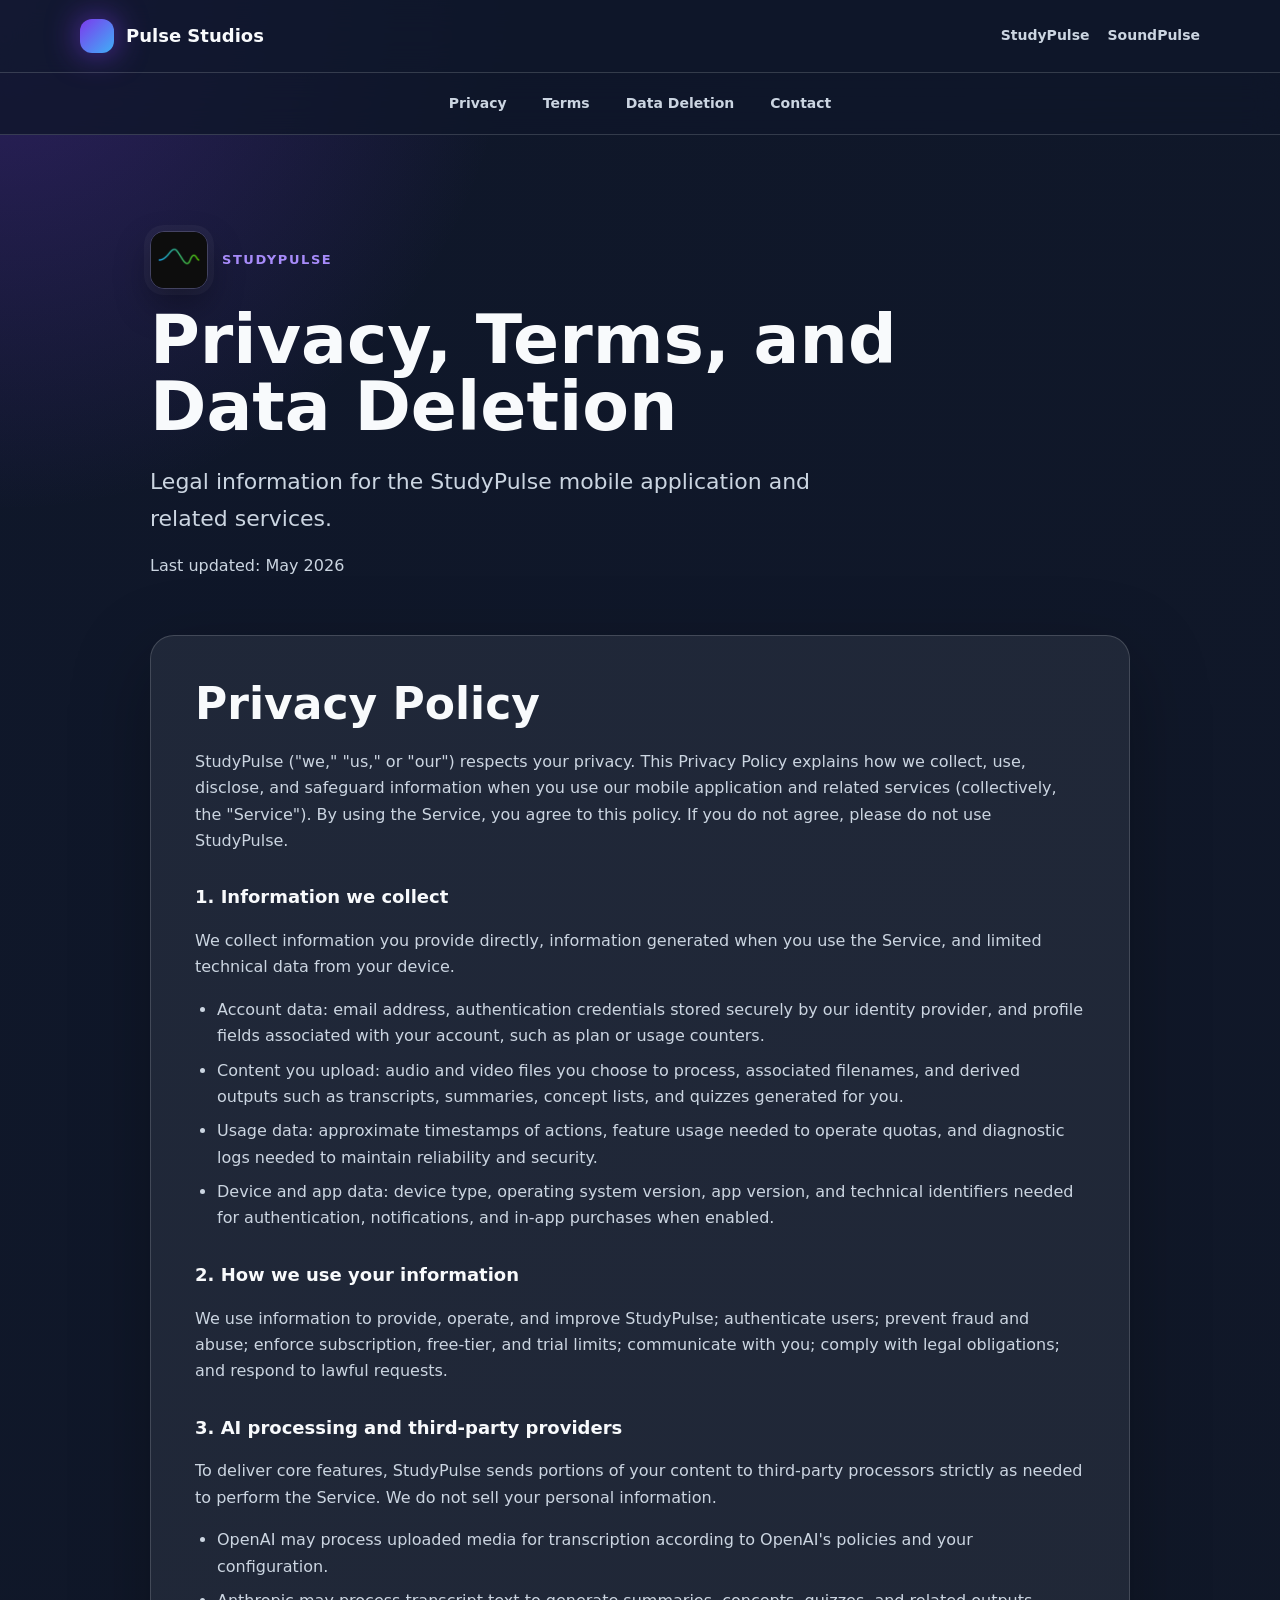
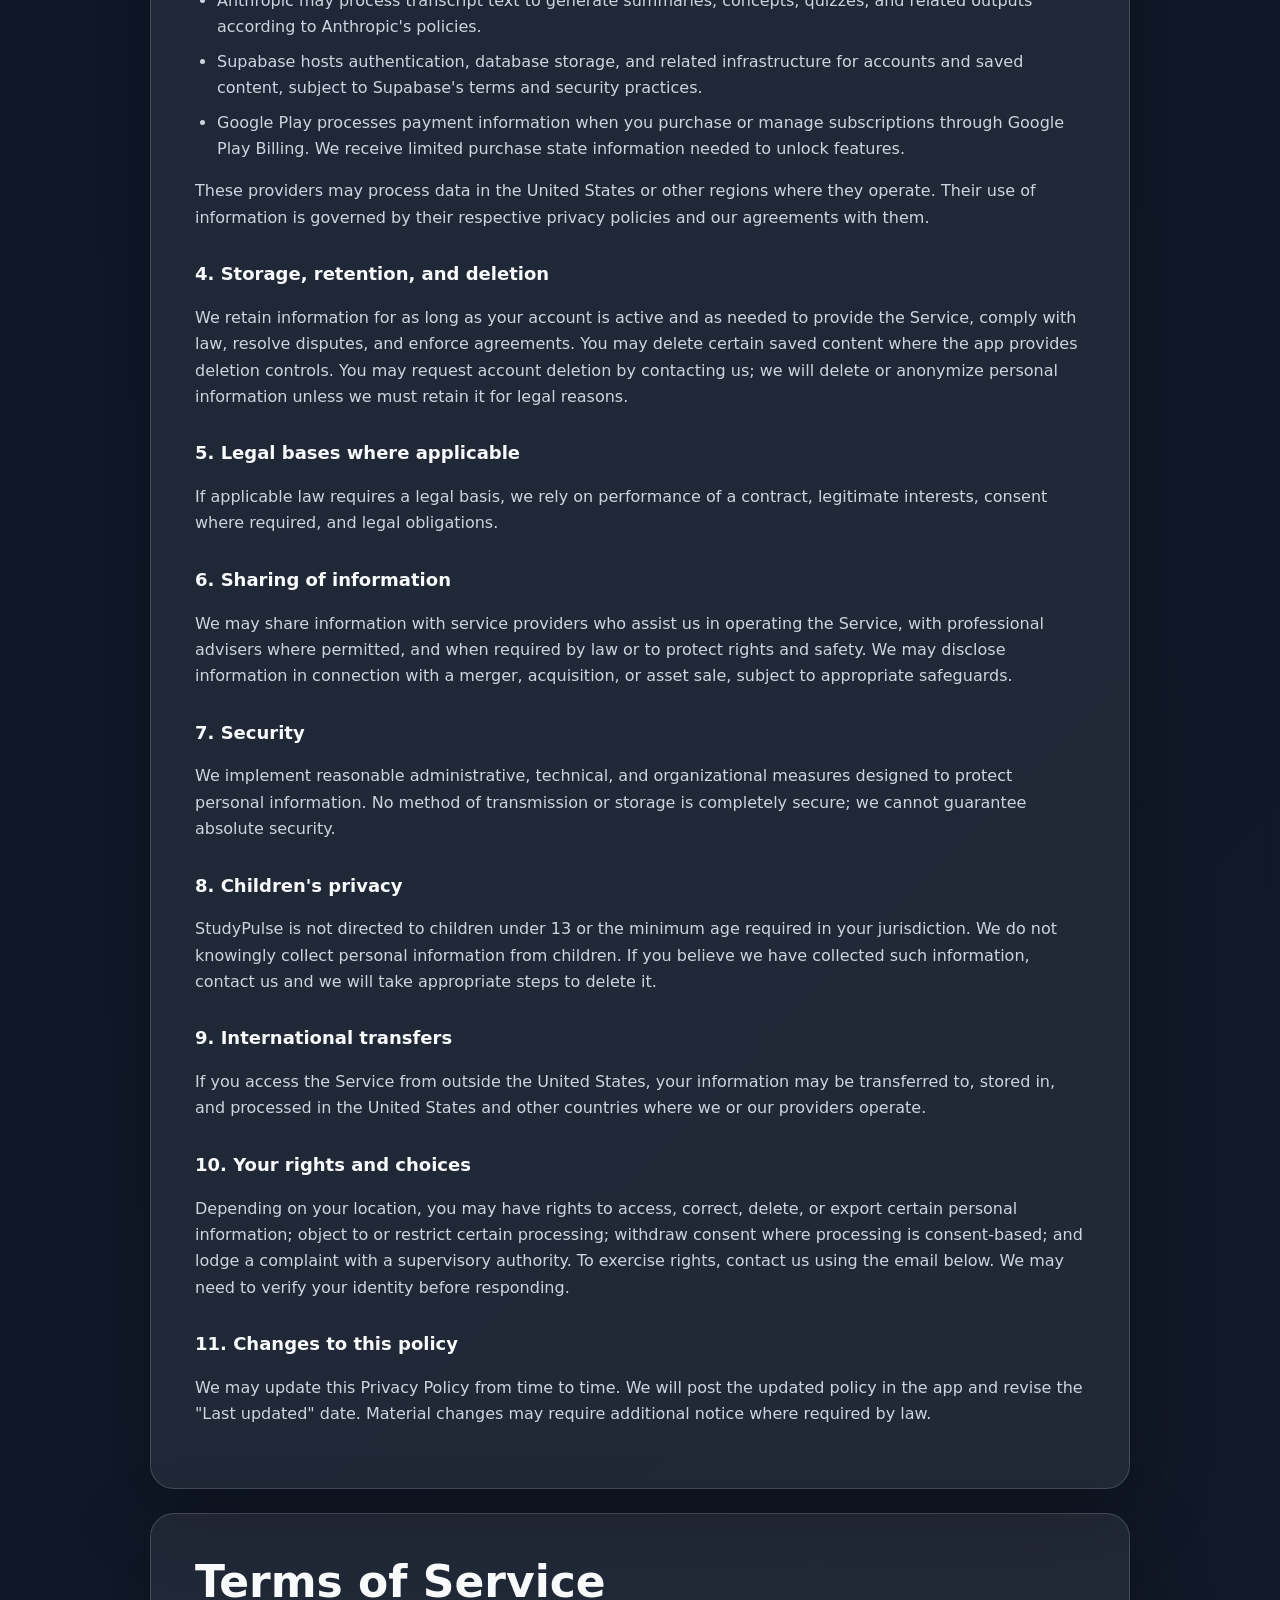
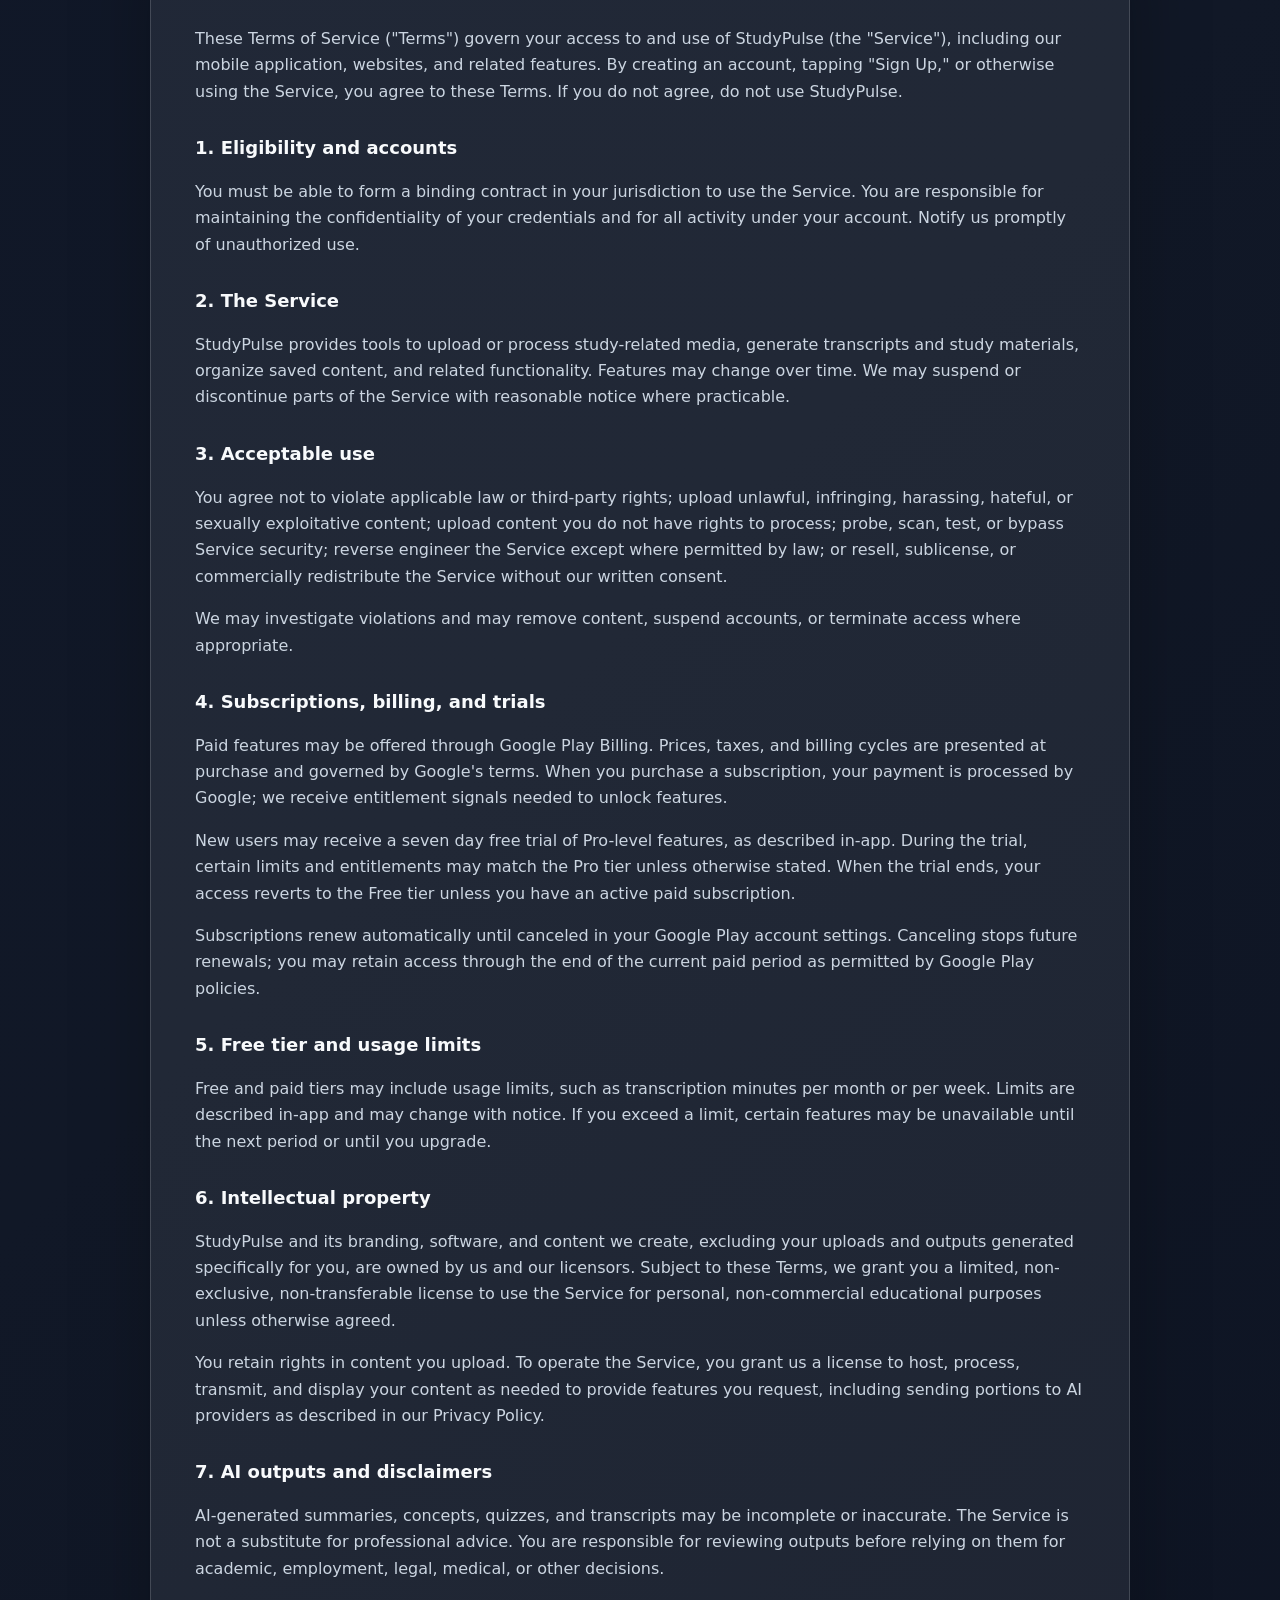
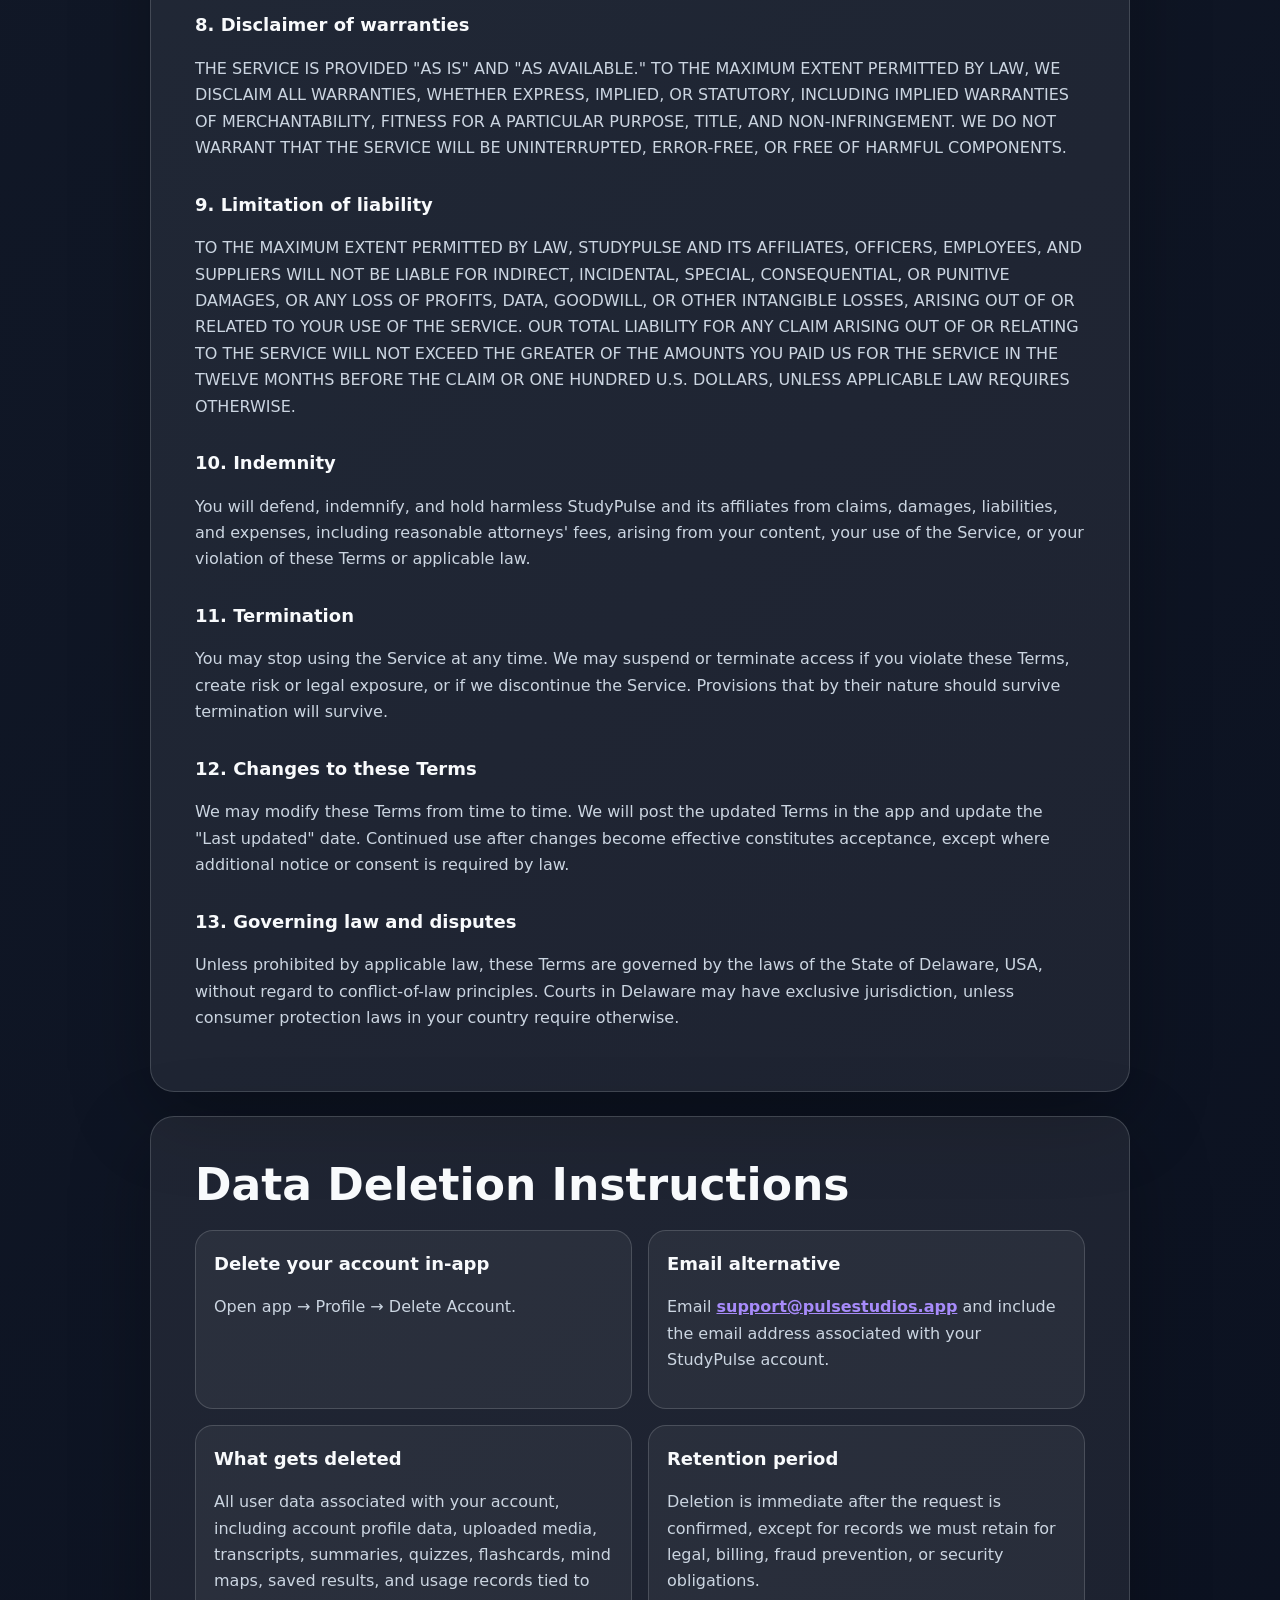
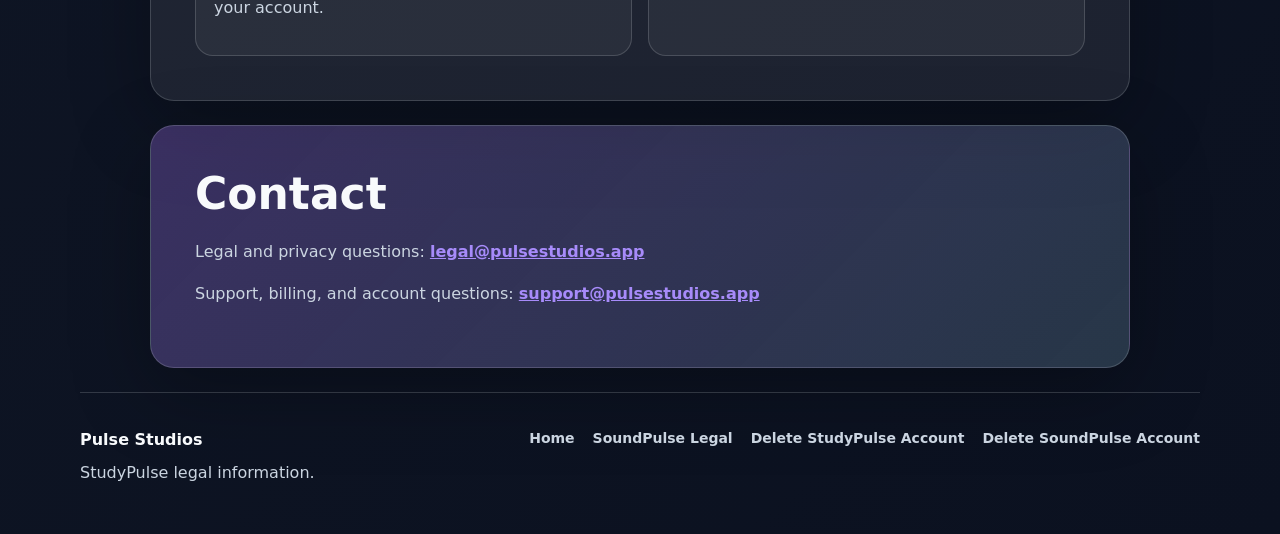
<file: studypulse-legal.html>
<!DOCTYPE html>
<html lang="en">
<head>
  <meta charset="UTF-8">
  <meta name="viewport" content="width=device-width, initial-scale=1.0">
  <title>StudyPulse Legal | Pulse Studios</title>
  <meta name="description" content="StudyPulse privacy policy, terms of service, data deletion instructions, and contact information.">
  <link rel="stylesheet" href="styles.css">
</head>
<body>
  <header class="site-header">
    <nav class="site-nav" aria-label="Main navigation">
      <a class="brand" href="index.html" aria-label="Pulse Studios home">
        <span class="brand-mark" aria-hidden="true"></span>
        <span>Pulse Studios</span>
      </a>
      <div class="nav-links">
        <a href="studypulse-legal.html">StudyPulse</a>
        <a href="soundpulse-legal.html">SoundPulse</a>
      </div>
    </nav>
  </header>

  <nav class="section-nav" aria-label="StudyPulse legal sections">
    <a href="#privacy">Privacy</a>
    <a href="#terms">Terms</a>
    <a href="#data-deletion">Data Deletion</a>
    <a href="#contact">Contact</a>
  </nav>

  <main class="legal-main">
    <section class="hero legal-hero">
      <div class="legal-app-heading">
        <img class="legal-app-logo" src="images/studypulse-logo.png" alt="StudyPulse logo" width="58" height="58">
        <p class="eyebrow">StudyPulse</p>
      </div>
      <h1>Privacy, Terms, and Data Deletion</h1>
      <p class="hero-copy">Legal information for the StudyPulse mobile application and related services.</p>
      <p class="muted">Last updated: May 2026</p>
    </section>

    <section class="legal-section" id="privacy">
      <h2>Privacy Policy</h2>
      <p>
        StudyPulse ("we," "us," or "our") respects your privacy. This Privacy Policy explains how we collect, use,
        disclose, and safeguard information when you use our mobile application and related services (collectively, the
        "Service"). By using the Service, you agree to this policy. If you do not agree, please do not use StudyPulse.
      </p>

      <h3>1. Information we collect</h3>
      <p>We collect information you provide directly, information generated when you use the Service, and limited technical data from your device.</p>
      <ul>
        <li>Account data: email address, authentication credentials stored securely by our identity provider, and profile fields associated with your account, such as plan or usage counters.</li>
        <li>Content you upload: audio and video files you choose to process, associated filenames, and derived outputs such as transcripts, summaries, concept lists, and quizzes generated for you.</li>
        <li>Usage data: approximate timestamps of actions, feature usage needed to operate quotas, and diagnostic logs needed to maintain reliability and security.</li>
        <li>Device and app data: device type, operating system version, app version, and technical identifiers needed for authentication, notifications, and in-app purchases when enabled.</li>
      </ul>

      <h3>2. How we use your information</h3>
      <p>We use information to provide, operate, and improve StudyPulse; authenticate users; prevent fraud and abuse; enforce subscription, free-tier, and trial limits; communicate with you; comply with legal obligations; and respond to lawful requests.</p>

      <h3>3. AI processing and third-party providers</h3>
      <p>
        To deliver core features, StudyPulse sends portions of your content to third-party processors strictly as needed
        to perform the Service. We do not sell your personal information.
      </p>
      <ul>
        <li>OpenAI may process uploaded media for transcription according to OpenAI's policies and your configuration.</li>
        <li>Anthropic may process transcript text to generate summaries, concepts, quizzes, and related outputs according to Anthropic's policies.</li>
        <li>Supabase hosts authentication, database storage, and related infrastructure for accounts and saved content, subject to Supabase's terms and security practices.</li>
        <li>Google Play processes payment information when you purchase or manage subscriptions through Google Play Billing. We receive limited purchase state information needed to unlock features.</li>
      </ul>
      <p>These providers may process data in the United States or other regions where they operate. Their use of information is governed by their respective privacy policies and our agreements with them.</p>

      <h3>4. Storage, retention, and deletion</h3>
      <p>
        We retain information for as long as your account is active and as needed to provide the Service, comply with
        law, resolve disputes, and enforce agreements. You may delete certain saved content where the app provides
        deletion controls. You may request account deletion by contacting us; we will delete or anonymize personal
        information unless we must retain it for legal reasons.
      </p>

      <h3>5. Legal bases where applicable</h3>
      <p>If applicable law requires a legal basis, we rely on performance of a contract, legitimate interests, consent where required, and legal obligations.</p>

      <h3>6. Sharing of information</h3>
      <p>We may share information with service providers who assist us in operating the Service, with professional advisers where permitted, and when required by law or to protect rights and safety. We may disclose information in connection with a merger, acquisition, or asset sale, subject to appropriate safeguards.</p>

      <h3>7. Security</h3>
      <p>We implement reasonable administrative, technical, and organizational measures designed to protect personal information. No method of transmission or storage is completely secure; we cannot guarantee absolute security.</p>

      <h3>8. Children's privacy</h3>
      <p>StudyPulse is not directed to children under 13 or the minimum age required in your jurisdiction. We do not knowingly collect personal information from children. If you believe we have collected such information, contact us and we will take appropriate steps to delete it.</p>

      <h3>9. International transfers</h3>
      <p>If you access the Service from outside the United States, your information may be transferred to, stored in, and processed in the United States and other countries where we or our providers operate.</p>

      <h3>10. Your rights and choices</h3>
      <p>Depending on your location, you may have rights to access, correct, delete, or export certain personal information; object to or restrict certain processing; withdraw consent where processing is consent-based; and lodge a complaint with a supervisory authority. To exercise rights, contact us using the email below. We may need to verify your identity before responding.</p>

      <h3>11. Changes to this policy</h3>
      <p>We may update this Privacy Policy from time to time. We will post the updated policy in the app and revise the "Last updated" date. Material changes may require additional notice where required by law.</p>
    </section>

    <section class="legal-section" id="terms">
      <h2>Terms of Service</h2>
      <p>
        These Terms of Service ("Terms") govern your access to and use of StudyPulse (the "Service"), including our
        mobile application, websites, and related features. By creating an account, tapping "Sign Up," or otherwise using
        the Service, you agree to these Terms. If you do not agree, do not use StudyPulse.
      </p>

      <h3>1. Eligibility and accounts</h3>
      <p>You must be able to form a binding contract in your jurisdiction to use the Service. You are responsible for maintaining the confidentiality of your credentials and for all activity under your account. Notify us promptly of unauthorized use.</p>

      <h3>2. The Service</h3>
      <p>StudyPulse provides tools to upload or process study-related media, generate transcripts and study materials, organize saved content, and related functionality. Features may change over time. We may suspend or discontinue parts of the Service with reasonable notice where practicable.</p>

      <h3>3. Acceptable use</h3>
      <p>You agree not to violate applicable law or third-party rights; upload unlawful, infringing, harassing, hateful, or sexually exploitative content; upload content you do not have rights to process; probe, scan, test, or bypass Service security; reverse engineer the Service except where permitted by law; or resell, sublicense, or commercially redistribute the Service without our written consent.</p>
      <p>We may investigate violations and may remove content, suspend accounts, or terminate access where appropriate.</p>

      <h3>4. Subscriptions, billing, and trials</h3>
      <p>Paid features may be offered through Google Play Billing. Prices, taxes, and billing cycles are presented at purchase and governed by Google's terms. When you purchase a subscription, your payment is processed by Google; we receive entitlement signals needed to unlock features.</p>
      <p>New users may receive a seven day free trial of Pro-level features, as described in-app. During the trial, certain limits and entitlements may match the Pro tier unless otherwise stated. When the trial ends, your access reverts to the Free tier unless you have an active paid subscription.</p>
      <p>Subscriptions renew automatically until canceled in your Google Play account settings. Canceling stops future renewals; you may retain access through the end of the current paid period as permitted by Google Play policies.</p>

      <h3>5. Free tier and usage limits</h3>
      <p>Free and paid tiers may include usage limits, such as transcription minutes per month or per week. Limits are described in-app and may change with notice. If you exceed a limit, certain features may be unavailable until the next period or until you upgrade.</p>

      <h3>6. Intellectual property</h3>
      <p>StudyPulse and its branding, software, and content we create, excluding your uploads and outputs generated specifically for you, are owned by us and our licensors. Subject to these Terms, we grant you a limited, non-exclusive, non-transferable license to use the Service for personal, non-commercial educational purposes unless otherwise agreed.</p>
      <p>You retain rights in content you upload. To operate the Service, you grant us a license to host, process, transmit, and display your content as needed to provide features you request, including sending portions to AI providers as described in our Privacy Policy.</p>

      <h3>7. AI outputs and disclaimers</h3>
      <p>AI-generated summaries, concepts, quizzes, and transcripts may be incomplete or inaccurate. The Service is not a substitute for professional advice. You are responsible for reviewing outputs before relying on them for academic, employment, legal, medical, or other decisions.</p>

      <h3>8. Disclaimer of warranties</h3>
      <p>THE SERVICE IS PROVIDED "AS IS" AND "AS AVAILABLE." TO THE MAXIMUM EXTENT PERMITTED BY LAW, WE DISCLAIM ALL WARRANTIES, WHETHER EXPRESS, IMPLIED, OR STATUTORY, INCLUDING IMPLIED WARRANTIES OF MERCHANTABILITY, FITNESS FOR A PARTICULAR PURPOSE, TITLE, AND NON-INFRINGEMENT. WE DO NOT WARRANT THAT THE SERVICE WILL BE UNINTERRUPTED, ERROR-FREE, OR FREE OF HARMFUL COMPONENTS.</p>

      <h3>9. Limitation of liability</h3>
      <p>TO THE MAXIMUM EXTENT PERMITTED BY LAW, STUDYPULSE AND ITS AFFILIATES, OFFICERS, EMPLOYEES, AND SUPPLIERS WILL NOT BE LIABLE FOR INDIRECT, INCIDENTAL, SPECIAL, CONSEQUENTIAL, OR PUNITIVE DAMAGES, OR ANY LOSS OF PROFITS, DATA, GOODWILL, OR OTHER INTANGIBLE LOSSES, ARISING OUT OF OR RELATED TO YOUR USE OF THE SERVICE. OUR TOTAL LIABILITY FOR ANY CLAIM ARISING OUT OF OR RELATING TO THE SERVICE WILL NOT EXCEED THE GREATER OF THE AMOUNTS YOU PAID US FOR THE SERVICE IN THE TWELVE MONTHS BEFORE THE CLAIM OR ONE HUNDRED U.S. DOLLARS, UNLESS APPLICABLE LAW REQUIRES OTHERWISE.</p>

      <h3>10. Indemnity</h3>
      <p>You will defend, indemnify, and hold harmless StudyPulse and its affiliates from claims, damages, liabilities, and expenses, including reasonable attorneys' fees, arising from your content, your use of the Service, or your violation of these Terms or applicable law.</p>

      <h3>11. Termination</h3>
      <p>You may stop using the Service at any time. We may suspend or terminate access if you violate these Terms, create risk or legal exposure, or if we discontinue the Service. Provisions that by their nature should survive termination will survive.</p>

      <h3>12. Changes to these Terms</h3>
      <p>We may modify these Terms from time to time. We will post the updated Terms in the app and update the "Last updated" date. Continued use after changes become effective constitutes acceptance, except where additional notice or consent is required by law.</p>

      <h3>13. Governing law and disputes</h3>
      <p>Unless prohibited by applicable law, these Terms are governed by the laws of the State of Delaware, USA, without regard to conflict-of-law principles. Courts in Delaware may have exclusive jurisdiction, unless consumer protection laws in your country require otherwise.</p>
    </section>

    <section class="legal-section" id="data-deletion">
      <h2>Data Deletion Instructions</h2>
      <div class="deletion-grid">
        <div>
          <h3>Delete your account in-app</h3>
          <p>Open app &rarr; Profile &rarr; Delete Account.</p>
        </div>
        <div>
          <h3>Email alternative</h3>
          <p>Email <a href="mailto:support@pulsestudios.app">support@pulsestudios.app</a> and include the email address associated with your StudyPulse account.</p>
        </div>
        <div>
          <h3>What gets deleted</h3>
          <p>All user data associated with your account, including account profile data, uploaded media, transcripts, summaries, quizzes, flashcards, mind maps, saved results, and usage records tied to your account.</p>
        </div>
        <div>
          <h3>Retention period</h3>
          <p>Deletion is immediate after the request is confirmed, except for records we must retain for legal, billing, fraud prevention, or security obligations.</p>
        </div>
      </div>
    </section>

    <section class="legal-section contact-section" id="contact">
      <h2>Contact</h2>
      <p>Legal and privacy questions: <a href="mailto:legal@pulsestudios.app">legal@pulsestudios.app</a></p>
      <p>Support, billing, and account questions: <a href="mailto:support@pulsestudios.app">support@pulsestudios.app</a></p>
    </section>
  </main>

  <footer class="footer">
    <div>
      <strong>Pulse Studios</strong>
      <p>StudyPulse legal information.</p>
    </div>
    <div class="footer-links">
      <a href="index.html">Home</a>
      <a href="soundpulse-legal.html">SoundPulse Legal</a>
      <a href="studypulse/delete-account/">Delete StudyPulse Account</a>
      <a href="soundpulse/delete-account/">Delete SoundPulse Account</a>
    </div>
  </footer>
</body>
</html>
</file>
<file: styles.css>
:root {
  --bg: #0F172A;
  --bg-soft: #111C33;
  --surface: rgba(248, 250, 252, 0.07);
  --surface-strong: rgba(248, 250, 252, 0.11);
  --border: rgba(248, 250, 252, 0.16);
  --text: #F8FAFC;
  --muted: #CBD5E1;
  --primary: #7C3AED;
  --primary-light: #A78BFA;
  --accent: #38BDF8;
  --success: #22C55E;
  --shadow: 0 24px 80px rgba(0, 0, 0, 0.28);
}

* {
  box-sizing: border-box;
}

html {
  scroll-behavior: smooth;
}

body {
  min-height: 100vh;
  margin: 0;
  background:
    radial-gradient(circle at top left, rgba(124, 58, 237, 0.28), transparent 32rem),
    linear-gradient(135deg, #0F172A 0%, #111827 54%, #0B1120 100%);
  color: var(--text);
  font-family: Inter, ui-sans-serif, system-ui, -apple-system, BlinkMacSystemFont, "Segoe UI", sans-serif;
  line-height: 1.65;
}

a {
  color: inherit;
}

.site-header {
  position: sticky;
  top: 0;
  z-index: 30;
  border-bottom: 1px solid var(--border);
  background: rgba(15, 23, 42, 0.84);
  backdrop-filter: blur(16px);
}

.site-nav,
.footer,
main {
  width: min(1120px, calc(100% - 40px));
  margin: 0 auto;
}

.site-nav {
  display: flex;
  min-height: 72px;
  align-items: center;
  justify-content: space-between;
  gap: 24px;
}

.brand,
.nav-links,
.footer-links,
.hero-actions,
.card-actions {
  display: flex;
  align-items: center;
}

.brand {
  gap: 12px;
  color: var(--text);
  font-size: 18px;
  font-weight: 800;
  letter-spacing: 0;
  text-decoration: none;
}

.brand-mark {
  width: 34px;
  height: 34px;
  border-radius: 12px;
  background:
    linear-gradient(135deg, rgba(124, 58, 237, 1), rgba(56, 189, 248, 0.9)),
    var(--primary);
  box-shadow: 0 0 32px rgba(124, 58, 237, 0.7);
}

.nav-links,
.footer-links {
  gap: 18px;
  flex-wrap: wrap;
}

.nav-links a,
.footer-links a,
.section-nav a {
  color: var(--muted);
  font-size: 14px;
  font-weight: 650;
  text-decoration: none;
}

.nav-links a:hover,
.footer-links a:hover,
.section-nav a:hover,
.legal-section a:hover {
  color: var(--text);
}

.section-nav {
  position: sticky;
  top: 72px;
  z-index: 25;
  display: flex;
  justify-content: center;
  gap: 8px;
  padding: 10px 20px;
  border-bottom: 1px solid var(--border);
  background: rgba(15, 23, 42, 0.78);
  backdrop-filter: blur(14px);
}

.section-nav a {
  border: 1px solid transparent;
  border-radius: 999px;
  padding: 8px 13px;
}

.section-nav a:hover {
  border-color: var(--border);
  background: var(--surface);
}

.hero {
  padding: 96px 0 72px;
}

.landing-hero {
  display: grid;
  grid-template-columns: minmax(0, 1.08fr) minmax(320px, 0.72fr);
  gap: 48px;
  align-items: center;
  min-height: calc(100vh - 72px);
}

.hero-content {
  max-width: 760px;
}

.eyebrow {
  margin: 0 0 14px;
  color: var(--primary-light);
  font-size: 13px;
  font-weight: 800;
  letter-spacing: 0.12em;
  text-transform: uppercase;
}

h1,
h2,
h3,
p {
  overflow-wrap: break-word;
}

h1 {
  max-width: 820px;
  margin: 0;
  color: var(--text);
  font-size: clamp(42px, 8vw, 84px);
  line-height: 0.98;
  letter-spacing: 0;
}

h2 {
  margin: 0 0 20px;
  color: var(--text);
  font-size: clamp(28px, 4vw, 44px);
  line-height: 1.1;
  letter-spacing: 0;
}

h3 {
  margin: 28px 0 8px;
  color: var(--text);
  font-size: 18px;
  letter-spacing: 0;
}

.hero-copy {
  max-width: 700px;
  margin: 24px 0 0;
  color: var(--muted);
  font-size: clamp(18px, 2.3vw, 22px);
}

.hero-actions {
  gap: 12px;
  flex-wrap: wrap;
  margin-top: 32px;
}

.button {
  display: inline-flex;
  min-height: 44px;
  align-items: center;
  justify-content: center;
  border-radius: 999px;
  padding: 10px 18px;
  font-size: 14px;
  font-weight: 800;
  text-decoration: none;
}

.button.primary {
  background: var(--primary);
  color: var(--text);
  box-shadow: 0 14px 34px rgba(124, 58, 237, 0.32);
}

.button.secondary,
.button.ghost {
  border: 1px solid var(--border);
  background: var(--surface);
  color: var(--text);
}

.hero-panel {
  position: relative;
  overflow: hidden;
  min-height: 430px;
  border: 1px solid var(--border);
  border-radius: 28px;
  padding: 28px;
  background:
    linear-gradient(145deg, rgba(124, 58, 237, 0.22), rgba(56, 189, 248, 0.08)),
    var(--surface);
  box-shadow: var(--shadow);
}

.hero-panel p {
  position: absolute;
  right: 28px;
  bottom: 24px;
  left: 28px;
  margin: 0;
  color: var(--muted);
  font-size: 16px;
}

.pulse-lines {
  display: grid;
  height: 290px;
  grid-template-columns: repeat(5, 1fr);
  align-items: center;
  gap: 13px;
}

.pulse-lines span {
  display: block;
  border-radius: 999px;
  background: linear-gradient(180deg, var(--accent), var(--primary));
  box-shadow: 0 0 40px rgba(124, 58, 237, 0.5);
}

.pulse-lines span:nth-child(1) { height: 34%; }
.pulse-lines span:nth-child(2) { height: 64%; }
.pulse-lines span:nth-child(3) { height: 94%; }
.pulse-lines span:nth-child(4) { height: 55%; }
.pulse-lines span:nth-child(5) { height: 75%; }

.section {
  padding: 48px 0 96px;
}

.section-heading {
  margin-bottom: 24px;
}

.app-grid {
  display: grid;
  grid-template-columns: repeat(3, minmax(0, 1fr));
  gap: 18px;
}

.app-card,
.legal-section {
  border: 1px solid var(--border);
  border-radius: 24px;
  background: var(--surface);
  box-shadow: var(--shadow);
}

.app-card {
  display: flex;
  min-height: 390px;
  align-items: center;
  flex-direction: column;
  justify-content: space-between;
  gap: 24px;
  padding: 24px;
  text-align: center;
}

.app-card h3 {
  margin-top: 0;
  font-size: 24px;
}

.app-card p,
.legal-section p,
.legal-section li,
.muted,
.footer p {
  color: var(--muted);
}

.app-icon {
  display: grid;
  width: 100px;
  height: 100px;
  place-items: center;
  border: 1px solid rgba(248, 250, 252, 0.18);
  border-radius: 20px;
  color: var(--text);
  box-shadow: 0 20px 44px rgba(0, 0, 0, 0.34);
  font-size: 15px;
  font-weight: 900;
}

.app-logo {
  display: block;
  width: 100px;
  height: 100px;
  border: 1px solid rgba(248, 250, 252, 0.18);
  border-radius: 20px;
  object-fit: cover;
  box-shadow:
    0 22px 46px rgba(0, 0, 0, 0.36),
    0 0 0 8px rgba(248, 250, 252, 0.04);
}

.app-icon.study {
  background: linear-gradient(135deg, #22C55E, #38BDF8);
}

.app-icon.sound {
  background: linear-gradient(135deg, #7C3AED, #EC4899);
}

.app-icon.podcast {
  background: linear-gradient(135deg, #F59E0B, #7C3AED);
}

.card-actions {
  gap: 10px;
  flex-wrap: wrap;
  justify-content: center;
}

.status-pill {
  display: inline-flex;
  min-height: 36px;
  align-items: center;
  border: 1px solid rgba(34, 197, 94, 0.38);
  border-radius: 999px;
  padding: 6px 12px;
  background: rgba(34, 197, 94, 0.12);
  color: #BBF7D0;
  font-size: 13px;
  font-weight: 800;
}

.legal-main {
  width: min(980px, calc(100% - 40px));
}

.legal-hero {
  padding-bottom: 40px;
}

.legal-app-heading {
  display: flex;
  align-items: center;
  gap: 14px;
  margin-bottom: 18px;
}

.legal-app-heading .eyebrow {
  margin: 0;
}

.legal-app-logo {
  display: block;
  width: 58px;
  height: 58px;
  border: 1px solid rgba(248, 250, 252, 0.18);
  border-radius: 14px;
  object-fit: cover;
  box-shadow:
    0 16px 34px rgba(0, 0, 0, 0.34),
    0 0 0 6px rgba(248, 250, 252, 0.04);
}

.legal-hero h1 {
  font-size: clamp(38px, 6.5vw, 68px);
}

.legal-section {
  scroll-margin-top: 136px;
  margin: 0 0 24px;
  padding: clamp(24px, 4vw, 44px);
}

.legal-section a {
  color: var(--primary-light);
  font-weight: 800;
}

.legal-section ul {
  padding-left: 22px;
}

.legal-section ol {
  padding-left: 22px;
}

.legal-section li + li {
  margin-top: 8px;
}

.deletion-grid {
  display: grid;
  grid-template-columns: repeat(2, minmax(0, 1fr));
  gap: 16px;
}

.deletion-grid > div {
  border: 1px solid var(--border);
  border-radius: 18px;
  padding: 18px;
  background: rgba(248, 250, 252, 0.05);
}

.deletion-grid h3 {
  margin-top: 0;
}

.contact-section {
  background:
    linear-gradient(135deg, rgba(124, 58, 237, 0.22), rgba(56, 189, 248, 0.08)),
    var(--surface-strong);
}

.deletion-main .legal-hero {
  padding-bottom: 30px;
}

.request-grid {
  display: grid;
  grid-template-columns: minmax(0, 0.9fr) minmax(320px, 1fr);
  gap: 18px;
  align-items: start;
}

.request-form {
  display: grid;
  gap: 14px;
  border: 1px solid var(--border);
  border-radius: 20px;
  padding: 20px;
  background: rgba(15, 23, 42, 0.52);
}

.request-form h3 {
  margin-top: 0;
}

.request-form label {
  display: grid;
  gap: 7px;
  color: var(--text);
  font-size: 14px;
  font-weight: 800;
}

.request-form input,
.request-form select,
.request-form textarea {
  width: 100%;
  border: 1px solid var(--border);
  border-radius: 14px;
  background: rgba(248, 250, 252, 0.09);
  color: var(--text);
  font: inherit;
  padding: 12px 14px;
}

.request-form input[readonly] {
  color: var(--muted);
}

.request-form select option {
  color: #0F172A;
}

.request-form textarea {
  min-height: 120px;
  resize: vertical;
}

.request-form .button {
  width: 100%;
  border: 0;
  cursor: pointer;
}

.form-note,
.form-confirmation {
  margin: 0;
  font-size: 14px;
}

.form-confirmation {
  border: 1px solid rgba(34, 197, 94, 0.38);
  border-radius: 16px;
  padding: 12px 14px;
  background: rgba(34, 197, 94, 0.12);
  color: #BBF7D0;
  font-weight: 800;
}

.footer {
  display: flex;
  align-items: flex-start;
  justify-content: space-between;
  gap: 24px;
  padding: 34px 0 48px;
  border-top: 1px solid var(--border);
}

.footer p {
  margin: 6px 0 0;
}

@media (max-width: 900px) {
  .landing-hero,
  .app-grid,
  .deletion-grid,
  .request-grid {
    grid-template-columns: 1fr;
  }

  .landing-hero {
    min-height: auto;
    padding-top: 64px;
  }

  .hero-panel {
    min-height: 320px;
  }

  .app-card {
    min-height: auto;
  }
}

@media (max-width: 680px) {
  .site-nav,
  .footer,
  main,
  .legal-main {
    width: min(100% - 28px, 1120px);
  }

  .site-nav {
    min-height: 66px;
    align-items: flex-start;
    flex-direction: column;
    justify-content: center;
    padding: 12px 0;
  }

  .nav-links {
    gap: 12px;
  }

  .section-nav {
    top: 91px;
    justify-content: flex-start;
    overflow-x: auto;
  }

  .hero {
    padding: 54px 0 42px;
  }

  .landing-hero {
    gap: 28px;
  }

  .hero-actions,
  .card-actions {
    align-items: stretch;
    flex-direction: column;
  }

  .button {
    width: 100%;
  }

  .hero-panel {
    border-radius: 22px;
    padding: 20px;
  }

  .legal-section {
    scroll-margin-top: 154px;
    border-radius: 20px;
  }

  .footer {
    flex-direction: column;
  }
}
</file>
